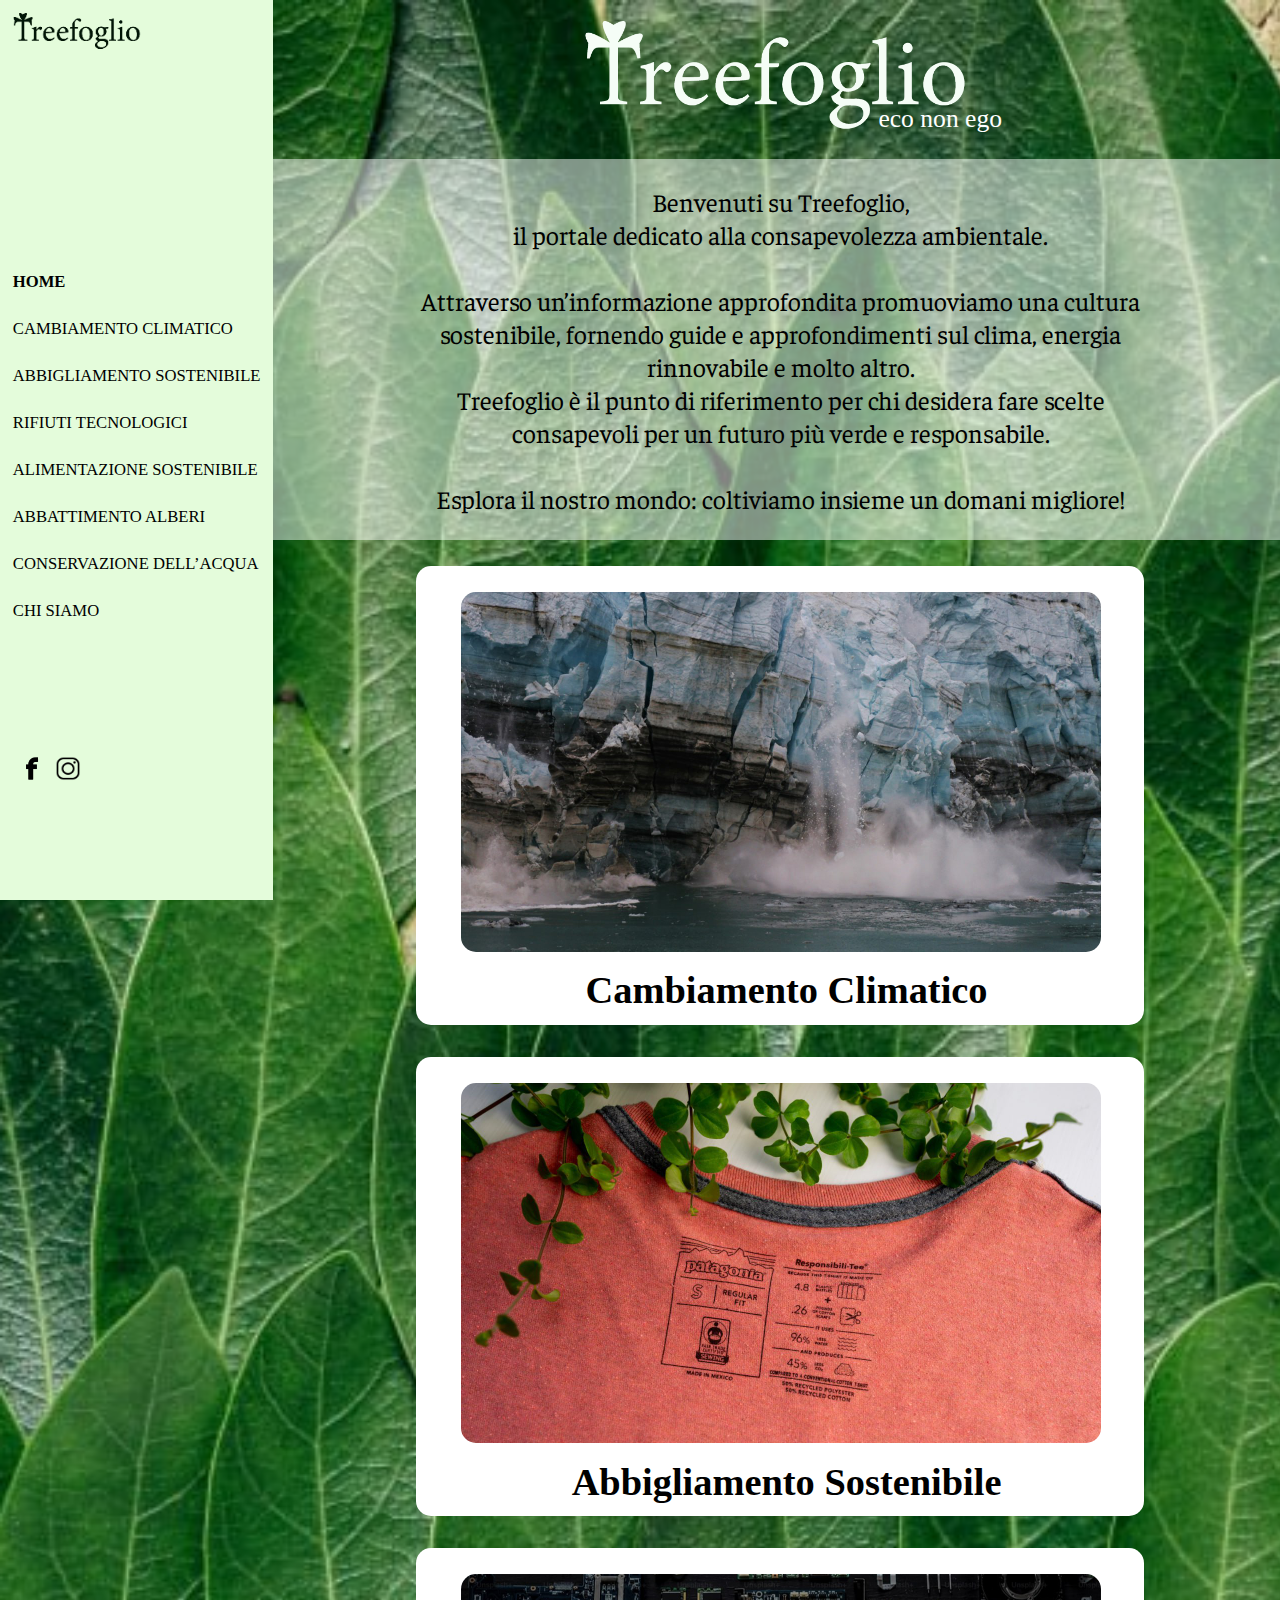
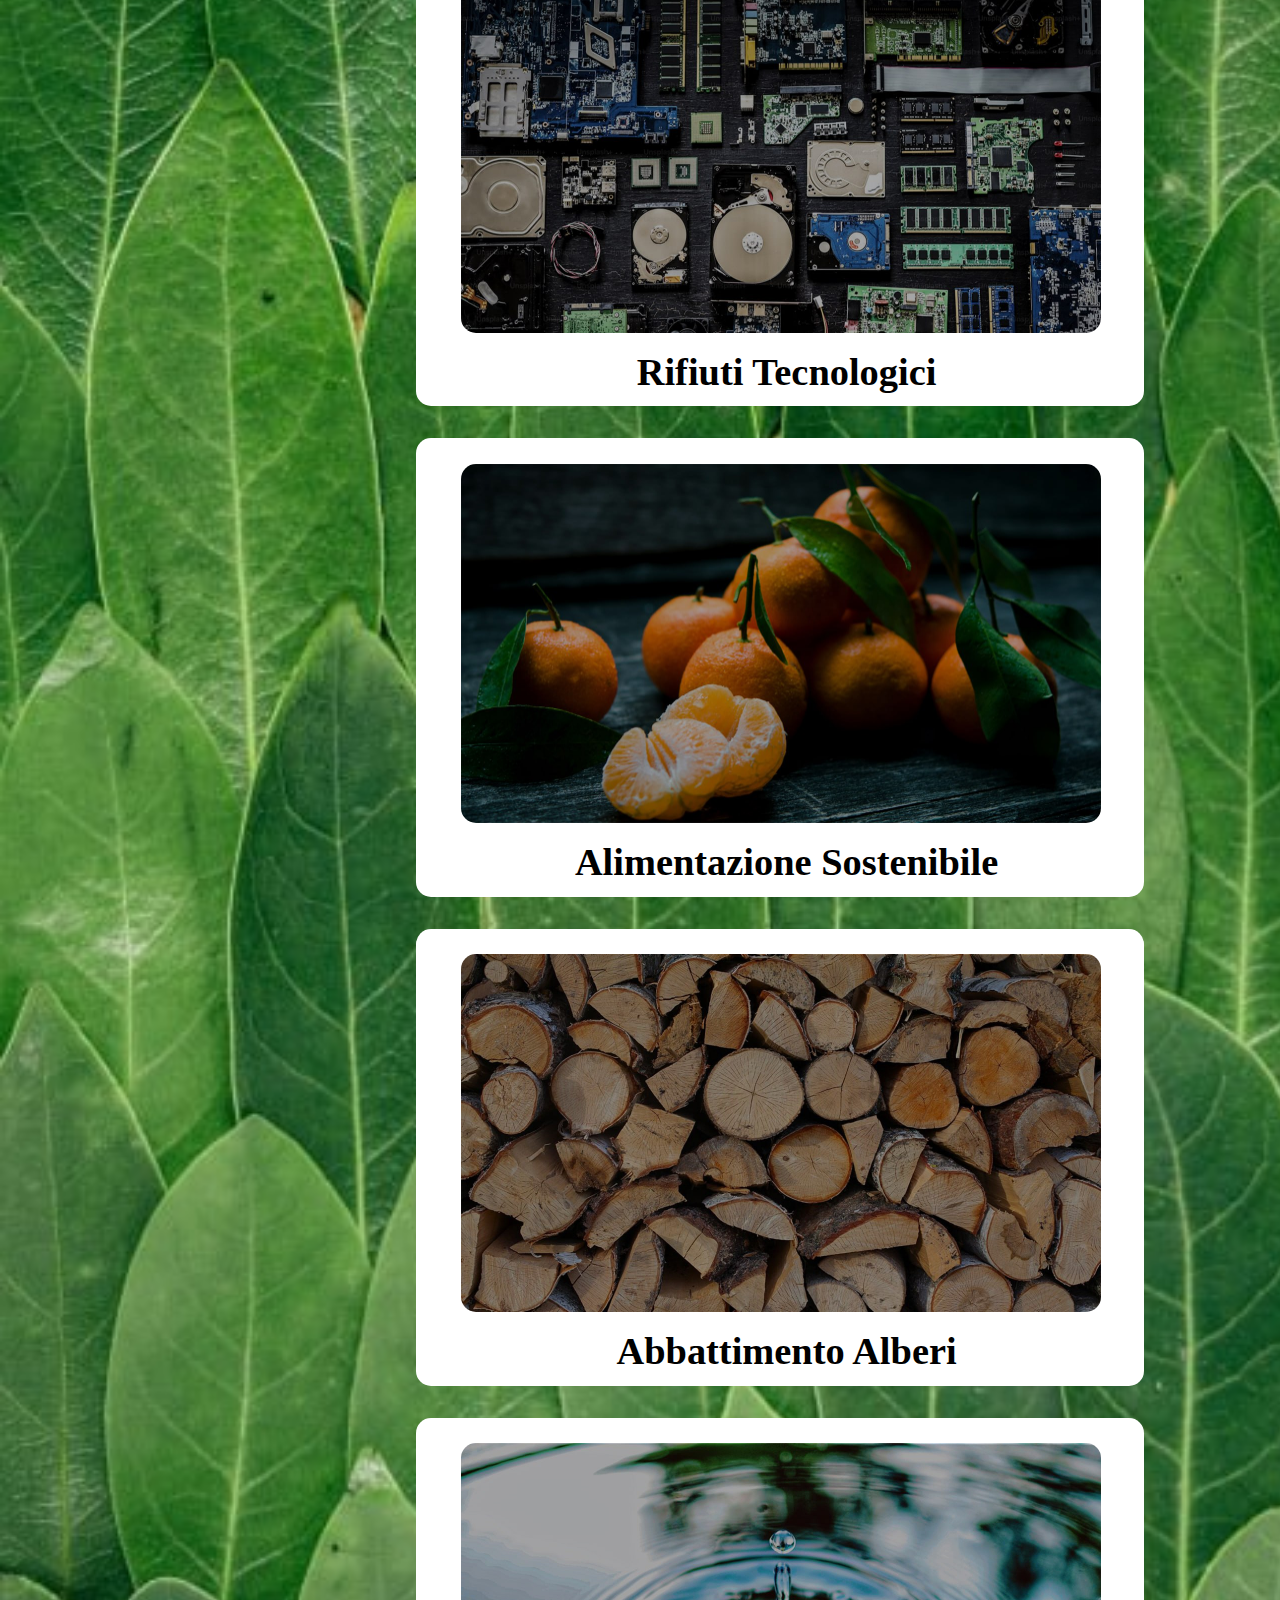
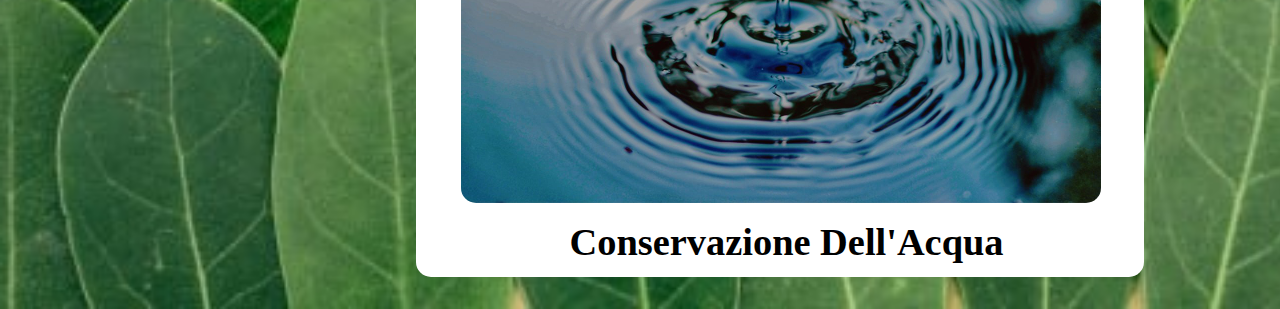
<file: index.html>
<!DOCTYPE html>
<html lang="en">
<head>
    <meta charset="UTF-8">
    <meta http-equiv="X-UA-Compatible" content="IE=edge">
    <meta name="viewport" content="width=device-width, initial-scale=1.0">
    <title>Home page</title>
    <link rel="stylesheet" href="CSS/stile.css">
    <link rel="preconnect" href="https://fonts.googleapis.com">
    <link rel="preconnect" href="https://fonts.gstatic.com" crossorigin>
    <link href="https://fonts.googleapis.com/css2?family=Faustina:ital,wght@0,300..800;1,300..800&display=swap" rel="stylesheet">
</head>
<body id="Home">
    <main>
        <img id="Logo" src="Immagini/Treefoglio.png" alt="" onclick="location.href='index.html'">
        <h1 id="Tagline">eco non ego</h1>
        <div id="Sfondotesto">
            <p id="Intro">Benvenuti su Treefoglio,<br>
                il portale dedicato alla consapevolezza ambientale.<br>
                <br>
                Attraverso un’informazione approfondita promuoviamo una cultura sostenibile, fornendo guide e approfondimenti sul clima, energia rinnovabile e molto altro.<br>
                Treefoglio è il punto di riferimento per chi desidera fare scelte consapevoli per un futuro più verde e responsabile.<br>
                <br>
                Esplora il nostro mondo: coltiviamo insieme un domani migliore!
            </p>
            </div>
            <div>
                <label for="checkbox1">
                    <img id="ImgMenu" src="Immagini/Hamburger menù.png" alt="">
                </label>
                <input type="checkbox" id="checkbox1">
                <div id="Menu">
                    <img class="Loghino" src="Immagini/TreefoglioNero.png" alt="" onclick="location.href='index.html'">
                    <h1 id="PrimoLink2" class="Attuale" onclick="location.href='index.html'">HOME</h1>
                    <h1 onclick="location.href='HTML/CambiamentoClimatico.html'">CAMBIAMENTO CLIMATICO</h1>
                    <h1 onclick="location.href='HTML/AbbigliamentoSostenibile.html'">ABBIGLIAMENTO SOSTENIBILE</h1>
                    <h1 onclick="location.href='HTML/RifiutiTecnologici.html'">RIFIUTI TECNOLOGICI</h1>
                    <h1 onclick="location.href='HTML/AlimentazioneSostenibile.html'">ALIMENTAZIONE SOSTENIBILE</h1>
                    <h1 onclick="location.href='HTML/AbbattimentoAlberi.html'">ABBATTIMENTO ALBERI</h1>
                    <h1 onclick="location.href='HTML/ConservazioneDellAcqua.html'">CONSERVAZIONE DELL’ACQUA</h1>
                    <h1 onclick="location.href='HTML/ChiSiamo.html'">CHI SIAMO</h1>
                    <img class="Miniature" src="Immagini/Facebook.png" alt="">
                    <img class="Miniature" src="Immagini/Instagram.png" alt="">
                </div>
            </div>
        <nav class="Navbar">
            <img class="Loghino" src="Immagini/TreefoglioNero.png" alt="" onclick="location.href='index.html'">
            <h1 id="PrimoLink" class="Attuale" onclick="location.href='index.html'">HOME</h1>
            <h1 onclick="location.href='HTML/CambiamentoClimatico.html'">CAMBIAMENTO CLIMATICO</h1>
            <h1 onclick="location.href='HTML/AbbigliamentoSostenibile.html'">ABBIGLIAMENTO SOSTENIBILE</h1>
            <h1 onclick="location.href='HTML/RifiutiTecnologici.html'">RIFIUTI TECNOLOGICI</h1>
            <h1 onclick="location.href='HTML/AlimentazioneSostenibile.html'">ALIMENTAZIONE SOSTENIBILE</h1>
            <h1 onclick="location.href='HTML/AbbattimentoAlberi.html'">ABBATTIMENTO ALBERI</h1>
            <h1 onclick="location.href='HTML/ConservazioneDellAcqua.html'">CONSERVAZIONE DELL’ACQUA</h1>
            <h1 id="UltimoLink"  onclick="location.href='HTML/ChiSiamo.html'">CHI SIAMO</h1>
            <img class="Miniature" src="Immagini/Facebook.png" alt="">
            <img class="Miniature" src="Immagini/Instagram.png" alt="">
        </nav>
        <div>
            <div class="Card" onclick="location.href='HTML/CambiamentoClimatico.html'">
                <img src="Immagini/CambiamentoClimatico.jpg" alt="">
                <h2>Cambiamento Climatico</h1>
            </div>
            <div class="Card" onclick="location.href='HTML/AbbigliamentoSostenibile.html'">
                <img src="Immagini/AbbigliamentoSostenibile.jpg" alt="" onclick="location.href='HTML/AbbigliamentoSostenibile.html'">
                <h2>Abbigliamento Sostenibile</h2>
            </div>
            <div class="Card" onclick="location.href='HTML/RifiutiTecnologici.html'">
                <img src="Immagini/RifiutiTecnologici.jpg" alt="">
                <h2>Rifiuti Tecnologici</h2>
            </div>
            <div class="Card" onclick="location.href='HTML/AlimentazioneSostenibile.html'">
                <img src="Immagini/AlimentazioneSostenibile.jpg" alt="">
                <h2>Alimentazione Sostenibile</h2>
            </div>
            <div class="Card" onclick="location.href='HTML/AbbattimentoAlberi.html'">
                <img src="Immagini/AbbattimentoDegliAlberi.jpg" alt="">
                <h2>Abbattimento Alberi</h2>
            </div>
            <div class="Card" onclick="location.href='HTML/ConservazioneDellAcqua.html'">
                <img src="Immagini/ConservazioneDellAcqua.jpg" alt="">
                <h2>Conservazione Dell'Acqua</h2>
            </div>
        </div>
    </main>
    <footer>
        <div>

        </div>
    </footer>
</body>
</html>
</file>
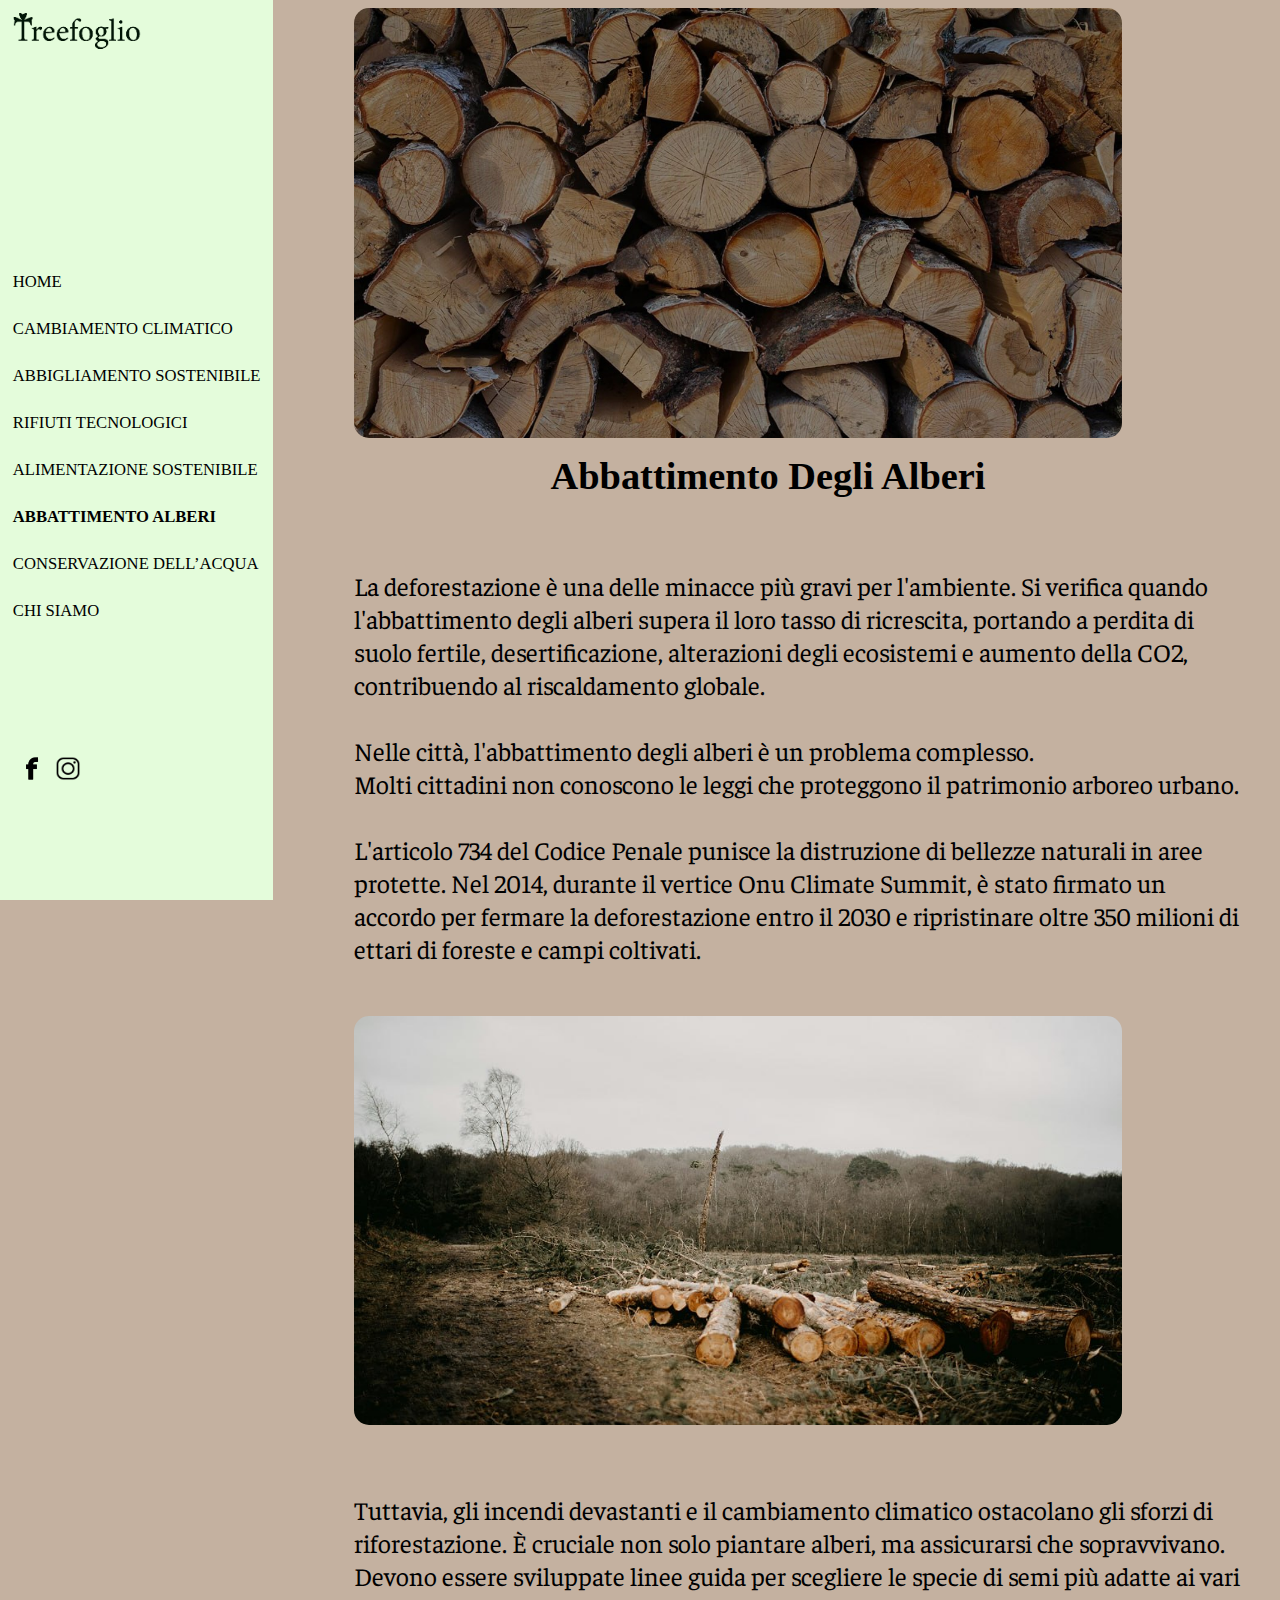
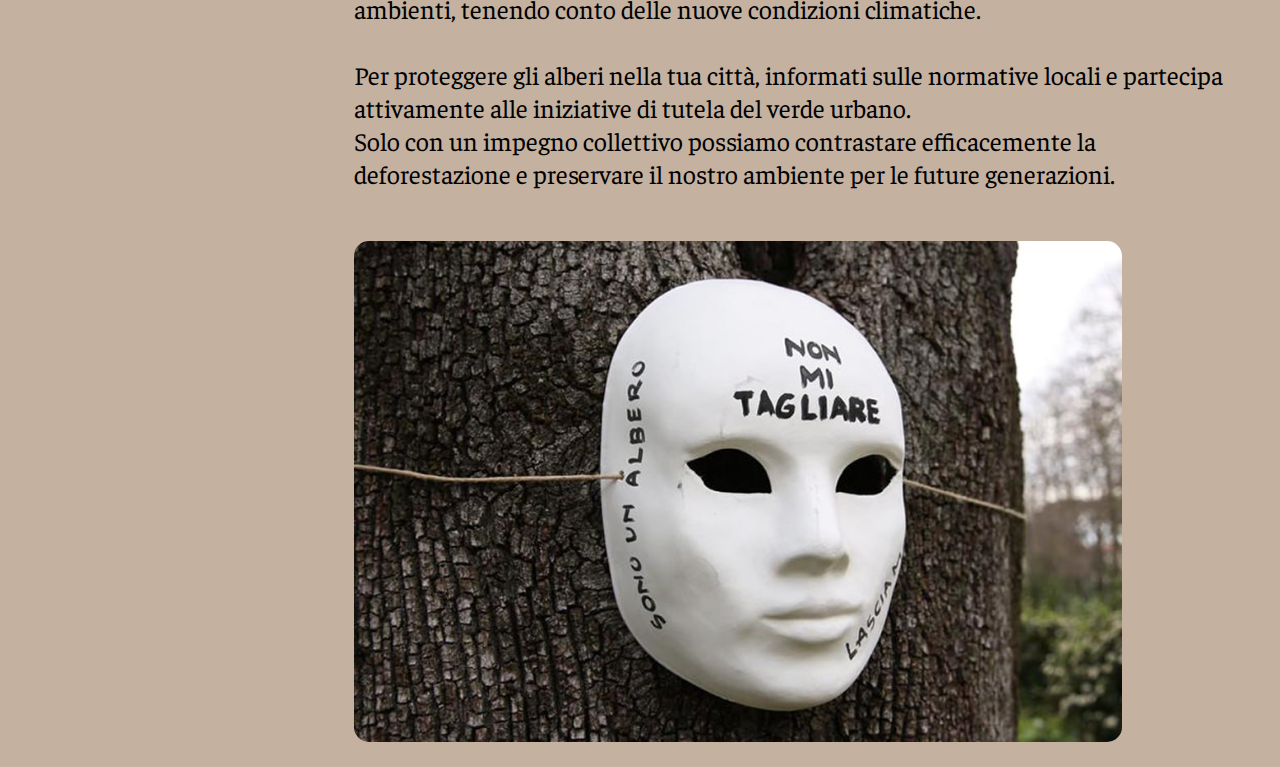
<file: HTML/AbbattimentoAlberi.html>
<!DOCTYPE html>
<html lang="en">
<head>
    <meta charset="UTF-8">
    <meta http-equiv="X-UA-Compatible" content="IE=edge">
    <meta name="viewport" content="width=device-width, initial-scale=1.0">
    <title>AbbattimentoAlberi</title>
    <link rel="stylesheet" href="../CSS/stile.css">
    <link rel="preconnect" href="https://fonts.googleapis.com">
    <link rel="preconnect" href="https://fonts.gstatic.com" crossorigin>
    <link href="https://fonts.googleapis.com/css2?family=Faustina:ital,wght@0,300..800;1,300..800&display=swap" rel="stylesheet">
</head>
<body id="AbbattimentoAlberi">
    <main>
            <img class="Img2" src="../Immagini/AbbattimentoDegliAlberi.jpg" alt="" onclick="location.href='AbbattimentoAlberi.html'">
            <h2 class="Titoli">Abbattimento Degli Alberi</h2>
            <p>
                La deforestazione è una delle minacce più gravi per l'ambiente. Si verifica
                quando l'abbattimento degli alberi supera il loro tasso di ricrescita,
                portando a perdita di suolo fertile, desertificazione, alterazioni degli
                ecosistemi e aumento della CO2, contribuendo al riscaldamento globale.<br>
                <br>
                Nelle città, l'abbattimento degli alberi è un problema complesso.<br>
                Molti cittadini non conoscono le leggi che proteggono il patrimonio
                arboreo urbano.<br>
                <br>
                L'articolo 734 del Codice Penale punisce la distruzione di bellezze naturali
                in aree protette. Nel 2014, durante il vertice Onu Climate Summit, è stato
                firmato un accordo per fermare la deforestazione entro il 2030 e
                ripristinare oltre 350 milioni di ettari di foreste e campi coltivati.<br>
            </p>
            <img class="Img2" src="../Immagini/18.jpg" alt="">
            <p>
                Tuttavia, gli incendi devastanti e il cambiamento climatico ostacolano gli
                sforzi di riforestazione. È cruciale non solo piantare alberi, ma assicurarsi
                che sopravvivano. Devono essere sviluppate linee guida per scegliere le specie
                di semi più adatte ai vari ambienti, tenendo conto delle nuove
                condizioni climatiche.<br>
                <br>
                Per proteggere gli alberi nella tua città, informati sulle normative locali
                e partecipa attivamente alle iniziative di tutela del verde urbano.<br>
                Solo con un impegno collettivo possiamo contrastare efficacemente la deforestazione
                e preservare il nostro ambiente per le future generazioni.
            </p>
            <img class="Img2" src="../Immagini/19.jpg" alt="">
            <div>
                <label for="checkbox1">
                    <img id="ImgMenu" src="../Immagini/Hamburger menù.png" alt="">
                </label>
                <input type="checkbox" id="checkbox1">
                <div id="Menu">
                    <img class="Loghino" src="../Immagini/TreefoglioNero.png" alt="" onclick="location.href='../index.html'">
                    <h1 id="PrimoLink2" onclick="location.href='../index.html'">HOME</h1>
                    <h1 onclick="location.href='../HTML/CambiamentoClimatico.html'">CAMBIAMENTO CLIMATICO</h1>
                    <h1 onclick="location.href='../HTML/AbbigliamentoSostenibile.html'">ABBIGLIAMENTO SOSTENIBILE</h1>
                    <h1 onclick="location.href='../HTML/RifiutiTecnologici.html'">RIFIUTI TECNOLOGICI</h1>
                    <h1 onclick="location.href='../HTML/AlimentazioneSostenibile.html'">ALIMENTAZIONE SOSTENIBILE</h1>
                    <h1 class="Attuale" onclick="location.href='../HTML/AbbattimentoAlberi.html'">ABBATTIMENTO ALBERI</h1>
                    <h1 onclick="location.href='../HTML/ConservazioneDellAcqua.html'">CONSERVAZIONE DELL’ACQUA</h1>
                    <h1 onclick="location.href='../HTML/ChiSiamo.html'">CHI SIAMO</h1>
                    <img class="Miniature" src="../Immagini/Facebook.png" alt="">
                    <img class="Miniature" src="../Immagini/Instagram.png" alt="">
                </div>
            </div>
    <nav class="Navbar">
        <img class="Loghino" src="../Immagini/TreefoglioNero.png" alt="" onclick="location.href='../index.html'">
        <h1 id="PrimoLink" onclick="location.href='../index.html'">HOME</h1>
        <h1 onclick="location.href='../HTML/CambiamentoClimatico.html'">CAMBIAMENTO CLIMATICO</h1>
        <h1 onclick="location.href='../HTML/AbbigliamentoSostenibile.html'">ABBIGLIAMENTO SOSTENIBILE</h1>
        <h1 onclick="location.href='../HTML/RifiutiTecnologici.html'">RIFIUTI TECNOLOGICI</h1>
        <h1 onclick="location.href='../HTML/AlimentazioneSostenibile.html'">ALIMENTAZIONE SOSTENIBILE</h1>
        <h1 class="Attuale" onclick="location.href='../HTML/AbbattimentoAlberi.html'">ABBATTIMENTO ALBERI</h1>
        <h1 onclick="location.href='../HTML/ConservazioneDellAcqua.html'">CONSERVAZIONE DELL’ACQUA</h1>
        <h1 id="UltimoLink"  onclick="location.href='../HTML/ChiSiamo.html'">CHI SIAMO</h1>
        <img class="Miniature" src="../Immagini/Facebook.png" alt="">
        <img class="Miniature" src="../Immagini/Instagram.png" alt="">
    </nav>
    </main>
    <footer>
        <div>

        </div>
    </footer>
</body>
</html>
</file>
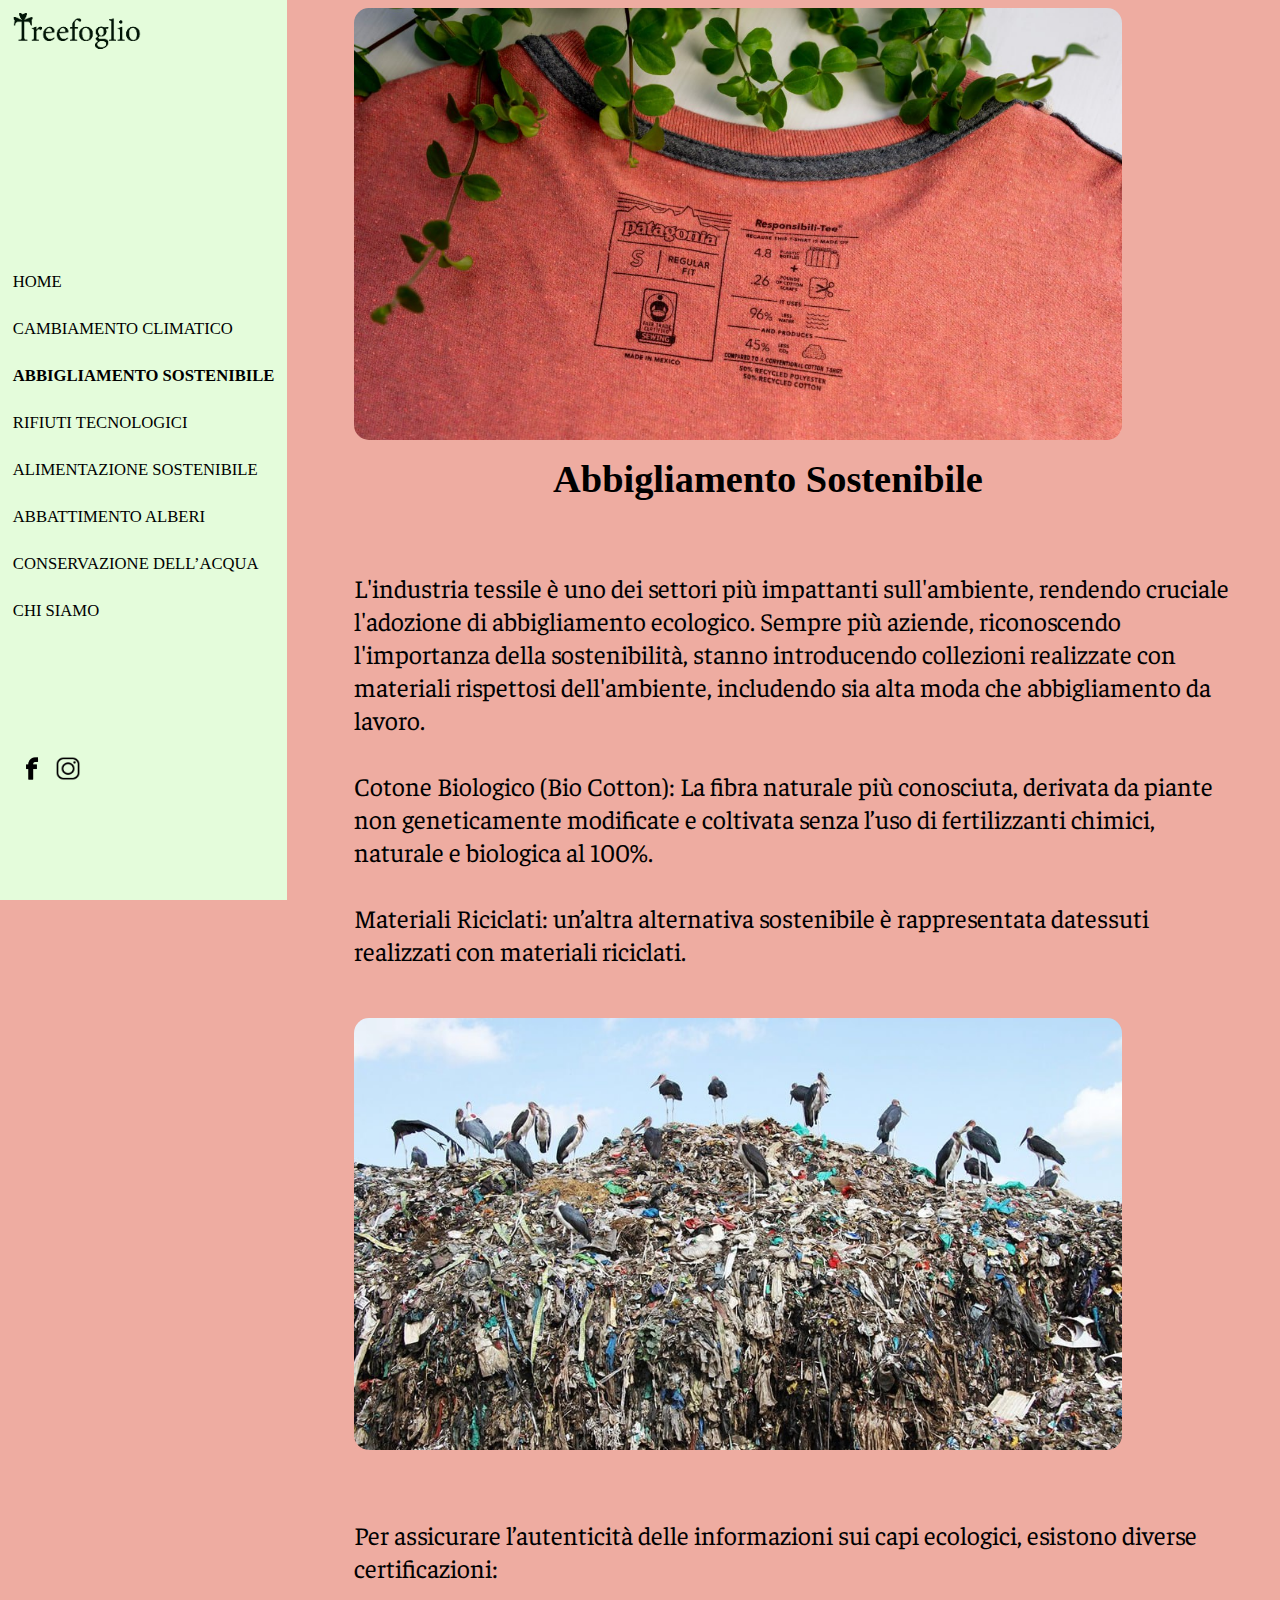
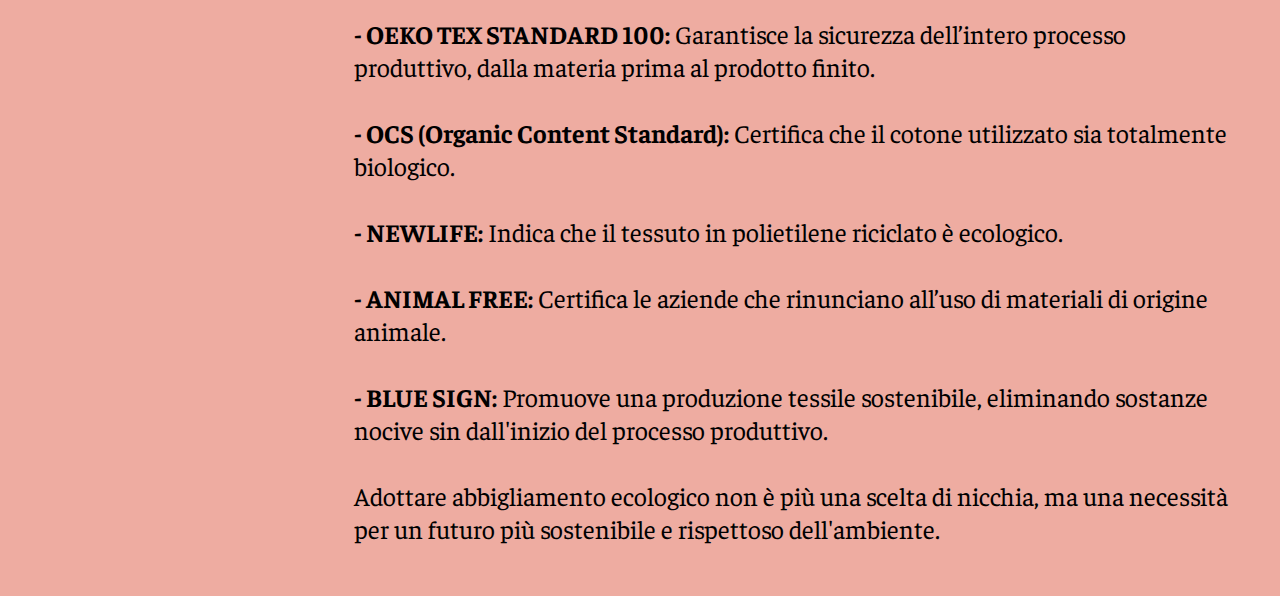
<file: HTML/AbbigliamentoSostenibile.html>
<!DOCTYPE html>
<html lang="en">
<head>
    <meta charset="UTF-8">
    <meta http-equiv="X-UA-Compatible" content="IE=edge">
    <meta name="viewport" content="width=device-width, initial-scale=1.0">
    <title>AbbigliamentoSostenibile</title>
    <link rel="stylesheet" href="../CSS/stile.css">
    <link rel="preconnect" href="https://fonts.googleapis.com">
    <link rel="preconnect" href="https://fonts.gstatic.com" crossorigin>
    <link href="https://fonts.googleapis.com/css2?family=Faustina:ital,wght@0,300..800;1,300..800&display=swap" rel="stylesheet">
</head>
<body id="AbbigliamentoSostenibile">
    <main>
            <img class="Img2" src="../Immagini/AbbigliamentoSostenibile.jpg" alt="" onclick="location.href='AbbigliamentoSostenibile.html'">
            <h2 class="Titoli">Abbigliamento Sostenibile</h2>
            <p>
                L'industria tessile è uno dei settori più impattanti sull'ambiente, rendendo cruciale l'adozione di abbigliamento ecologico. Sempre più aziende, riconoscendo l'importanza della sostenibilità, stanno
                introducendo collezioni realizzate con materiali rispettosi dell'ambiente, includendo sia alta moda che abbigliamento da lavoro.<br>
                <br>
                Cotone Biologico (Bio Cotton): La fibra naturale più conosciuta, derivata da piante non geneticamente modificate e coltivata senza
                l’uso di fertilizzanti chimici, naturale e biologica al 100%.<br>
                <br>
                Materiali Riciclati: un’altra alternativa sostenibile è rappresentata datessuti realizzati con materiali riciclati.
            </p>
            <img class="Img2" src="../Immagini/5.jpg" alt="">
            <p>
                Per assicurare l’autenticità delle informazioni sui capi ecologici,
                esistono diverse certificazioni:<br>
                <br>
                <strong>- OEKO TEX STANDARD 100:</strong> Garantisce la sicurezza dell’intero
                processo produttivo, dalla materia prima al prodotto finito.<br>
                <br>
                <strong>- OCS (Organic Content Standard):</strong> Certifica che il cotone
                utilizzato sia totalmente biologico.<br>
                <br>
                <strong>- NEWLIFE:</strong> Indica che il tessuto in polietilene riciclato è
                ecologico.<br>
                <br>
                <strong>- ANIMAL FREE:</strong> Certifica le aziende che rinunciano all’uso di
                materiali di origine animale.<br>
                <br>
                <strong>- BLUE SIGN:</strong> Promuove una produzione tessile sostenibile,
                eliminando sostanze nocive sin dall'inizio del processo
                produttivo.<br>
                <br>
                Adottare abbigliamento ecologico non è più una scelta di nicchia,
                ma una necessità per un futuro più sostenibile e rispettoso
                dell'ambiente.
            </p>
                <div>
                    <label for="checkbox1">
                        <img id="ImgMenu" src="../Immagini/Hamburger menù.png" alt="">
                    </label>
                    <input type="checkbox" id="checkbox1">
                    <div id="Menu">
                        <img class="Loghino" src="../Immagini/TreefoglioNero.png" alt="" onclick="location.href='../index.html'">
                        <h1 id="PrimoLink2" onclick="location.href='../index.html'">HOME</h1>
                        <h1 onclick="location.href='../HTML/CambiamentoClimatico.html'">CAMBIAMENTO CLIMATICO</h1>
                        <h1 class="Attuale" onclick="location.href='../HTML/AbbigliamentoSostenibile.html'">ABBIGLIAMENTO SOSTENIBILE</h1>
                        <h1 onclick="location.href='../HTML/RifiutiTecnologici.html'">RIFIUTI TECNOLOGICI</h1>
                        <h1 onclick="location.href='../HTML/AlimentazioneSostenibile.html'">ALIMENTAZIONE SOSTENIBILE</h1>
                        <h1 onclick="location.href='../HTML/AbbattimentoAlberi.html'">ABBATTIMENTO ALBERI</h1>
                        <h1 onclick="location.href='../HTML/ConservazioneDellAcqua.html'">CONSERVAZIONE DELL’ACQUA</h1>
                        <h1 onclick="location.href='../HTML/ChiSiamo.html'">CHI SIAMO</h1>
                        <img class="Miniature" src="../Immagini/Facebook.png" alt="">
                        <img class="Miniature" src="../Immagini/Instagram.png" alt="">
                    </div>
                </div>
            <nav class="Navbar">
                <img class="Loghino" src="../Immagini/TreefoglioNero.png" alt="" onclick="location.href='../index.html'">
                <h1 id="PrimoLink" onclick="location.href='../index.html'">HOME</h1>
                <h1 onclick="location.href='../HTML/CambiamentoClimatico.html'">CAMBIAMENTO CLIMATICO</h1>
                <h1 class="Attuale" onclick="location.href='../HTML/AbbigliamentoSostenibile.html'">ABBIGLIAMENTO SOSTENIBILE</h1>
                <h1 onclick="location.href='../HTML/RifiutiTecnologici.html'">RIFIUTI TECNOLOGICI</h1>
                <h1 onclick="location.href='../HTML/AlimentazioneSostenibile.html'">ALIMENTAZIONE SOSTENIBILE</h1>
                <h1 onclick="location.href='../HTML/AbbattimentoAlberi.html'">ABBATTIMENTO ALBERI</h1>
                <h1 onclick="location.href='../HTML/ConservazioneDellAcqua.html'">CONSERVAZIONE DELL’ACQUA</h1>
                <h1 id="UltimoLink"  onclick="location.href='../HTML/ChiSiamo.html'">CHI SIAMO</h1>
                <img class="Miniature" src="../Immagini/Facebook.png" alt="">
                <img class="Miniature" src="../Immagini/Instagram.png" alt="">
            </nav>
    </main>
    <footer>
        <div>

        </div>
    </footer>
</body>
</html>
</file>
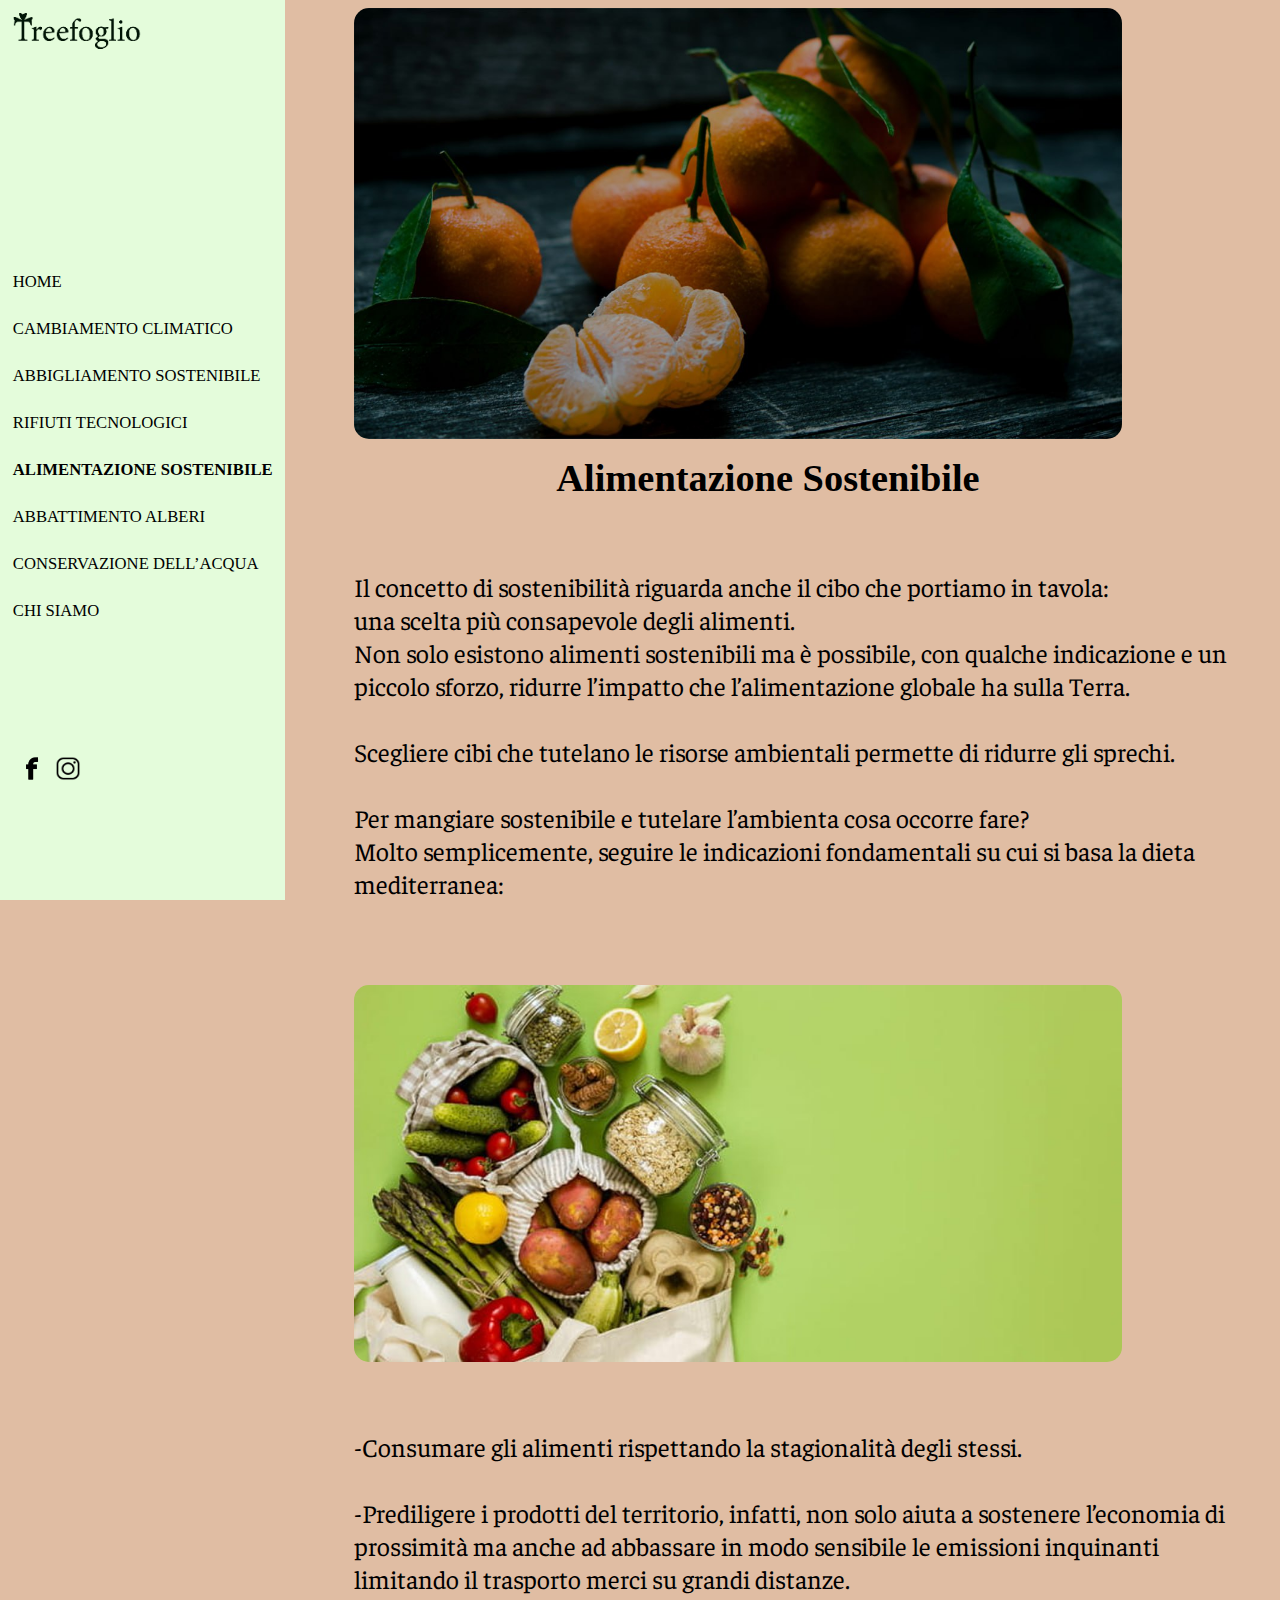
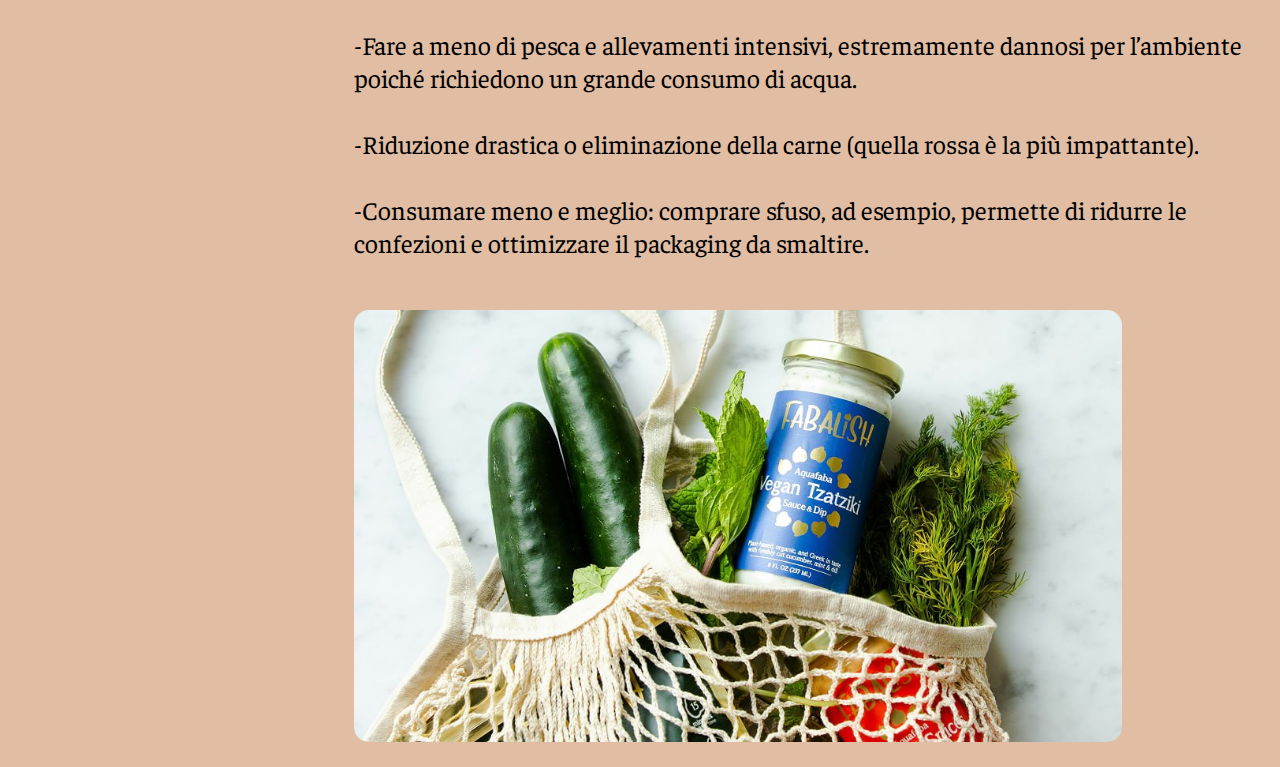
<file: HTML/AlimentazioneSostenibile.html>
<!DOCTYPE html>
<html lang="en">
<head>
    <meta charset="UTF-8">
    <meta http-equiv="X-UA-Compatible" content="IE=edge">
    <meta name="viewport" content="width=device-width, initial-scale=1.0">
    <title>AlimentazioneSostenibile</title>
    <link rel="stylesheet" href="../CSS/stile.css">
    <link rel="preconnect" href="https://fonts.googleapis.com">
    <link rel="preconnect" href="https://fonts.gstatic.com" crossorigin>
    <link href="https://fonts.googleapis.com/css2?family=Faustina:ital,wght@0,300..800;1,300..800&display=swap" rel="stylesheet">
</head>
<body id="AlimentazioneSostenibile">
    <main>
            <img class="Img2" src="../Immagini/AlimentazioneSostenibile.jpg" alt="" onclick="location.href='AlimentazioneSostenibile.html'">
            <h2 class="Titoli">Alimentazione Sostenibile</h2>
            <p>
                Il concetto di sostenibilità riguarda anche il cibo che portiamo in tavola:<br>
                una scelta più consapevole degli alimenti.<br>
                Non solo esistono alimenti sostenibili ma è possibile, con qualche
                indicazione e un piccolo sforzo, ridurre l’impatto che l’alimentazione
                globale ha sulla Terra.<br>
                <br>
                Scegliere cibi che tutelano le risorse ambientali permette di ridurre gli
                sprechi.<br>
                <br>
                Per mangiare sostenibile e tutelare l’ambienta cosa occorre fare?<br>
                Molto semplicemente, seguire le indicazioni fondamentali su cui si basa
                la dieta mediterranea:<br>
                <br>
            </p>
            <img class="Img2" src="../Immagini/15.jpg" alt="">
            <p>
                -Consumare gli alimenti rispettando la stagionalità degli stessi.<br>
                <br>
                -Prediligere i prodotti del territorio, infatti, non solo aiuta a sostenere
                l’economia di prossimità ma anche ad abbassare in modo sensibile le
                emissioni inquinanti limitando il trasporto merci su grandi distanze.<br>
                <br>
                -Fare a meno di pesca e allevamenti intensivi, estremamente dannosi per
                l’ambiente poiché richiedono un grande consumo di acqua.<br>
                <br>
                -Riduzione drastica o eliminazione della carne (quella rossa è la più
                impattante).<br>
                <br>
                -Consumare meno e meglio: comprare sfuso, ad esempio, permette di
                ridurre le confezioni e ottimizzare il packaging da smaltire.<br>
            </p>
            <img class="Img2" src="../Immagini/16.jpg" alt="">
            <div>
                <label for="checkbox1">
                    <img id="ImgMenu" src="../Immagini/Hamburger menù.png" alt="">
                </label>
                <input type="checkbox" id="checkbox1">
                <div id="Menu">
                    <img class="Loghino" src="../Immagini/TreefoglioNero.png" alt="" onclick="location.href='../index.html'">
                    <h1 id="PrimoLink2" onclick="location.href='../index.html'">HOME</h1>
                    <h1 onclick="location.href='../HTML/CambiamentoClimatico.html'">CAMBIAMENTO CLIMATICO</h1>
                    <h1 onclick="location.href='../HTML/AbbigliamentoSostenibile.html'">ABBIGLIAMENTO SOSTENIBILE</h1>
                    <h1 onclick="location.href='../HTML/RifiutiTecnologici.html'">RIFIUTI TECNOLOGICI</h1>
                    <h1 class="Attuale" onclick="location.href='../HTML/AlimentazioneSostenibile.html'">ALIMENTAZIONE SOSTENIBILE</h1>
                    <h1 onclick="location.href='../HTML/AbbattimentoAlberi.html'">ABBATTIMENTO ALBERI</h1>
                    <h1 onclick="location.href='../HTML/ConservazioneDellAcqua.html'">CONSERVAZIONE DELL’ACQUA</h1>
                    <h1 onclick="location.href='../HTML/ChiSiamo.html'">CHI SIAMO</h1>
                    <img class="Miniature" src="../Immagini/Facebook.png" alt="">
                    <img class="Miniature" src="../Immagini/Instagram.png" alt="">
                </div>
            </div>
    <nav class="Navbar">
        <img class="Loghino" src="../Immagini/TreefoglioNero.png" alt="" onclick="location.href='../index.html'">
        <h1 id="PrimoLink" onclick="location.href='../index.html'">HOME</h1>
        <h1 onclick="location.href='../HTML/CambiamentoClimatico.html'">CAMBIAMENTO CLIMATICO</h1>
        <h1 onclick="location.href='../HTML/AbbigliamentoSostenibile.html'">ABBIGLIAMENTO SOSTENIBILE</h1>
        <h1 onclick="location.href='../HTML/RifiutiTecnologici.html'">RIFIUTI TECNOLOGICI</h1>
        <h1 class="Attuale" onclick="location.href='../HTML/AlimentazioneSostenibile.html'">ALIMENTAZIONE SOSTENIBILE</h1>
        <h1 onclick="location.href='../HTML/AbbattimentoAlberi.html'">ABBATTIMENTO ALBERI</h1>
        <h1 onclick="location.href='../HTML/ConservazioneDellAcqua.html'">CONSERVAZIONE DELL’ACQUA</h1>
        <h1 id="UltimoLink"  onclick="location.href='../HTML/ChiSiamo.html'">CHI SIAMO</h1>
        <img class="Miniature" src="../Immagini/Facebook.png" alt="">
        <img class="Miniature" src="../Immagini/Instagram.png" alt="">
    </nav>
    </main>
    <footer>
        <div>

        </div>
    </footer>
</body>
</html>
</file>
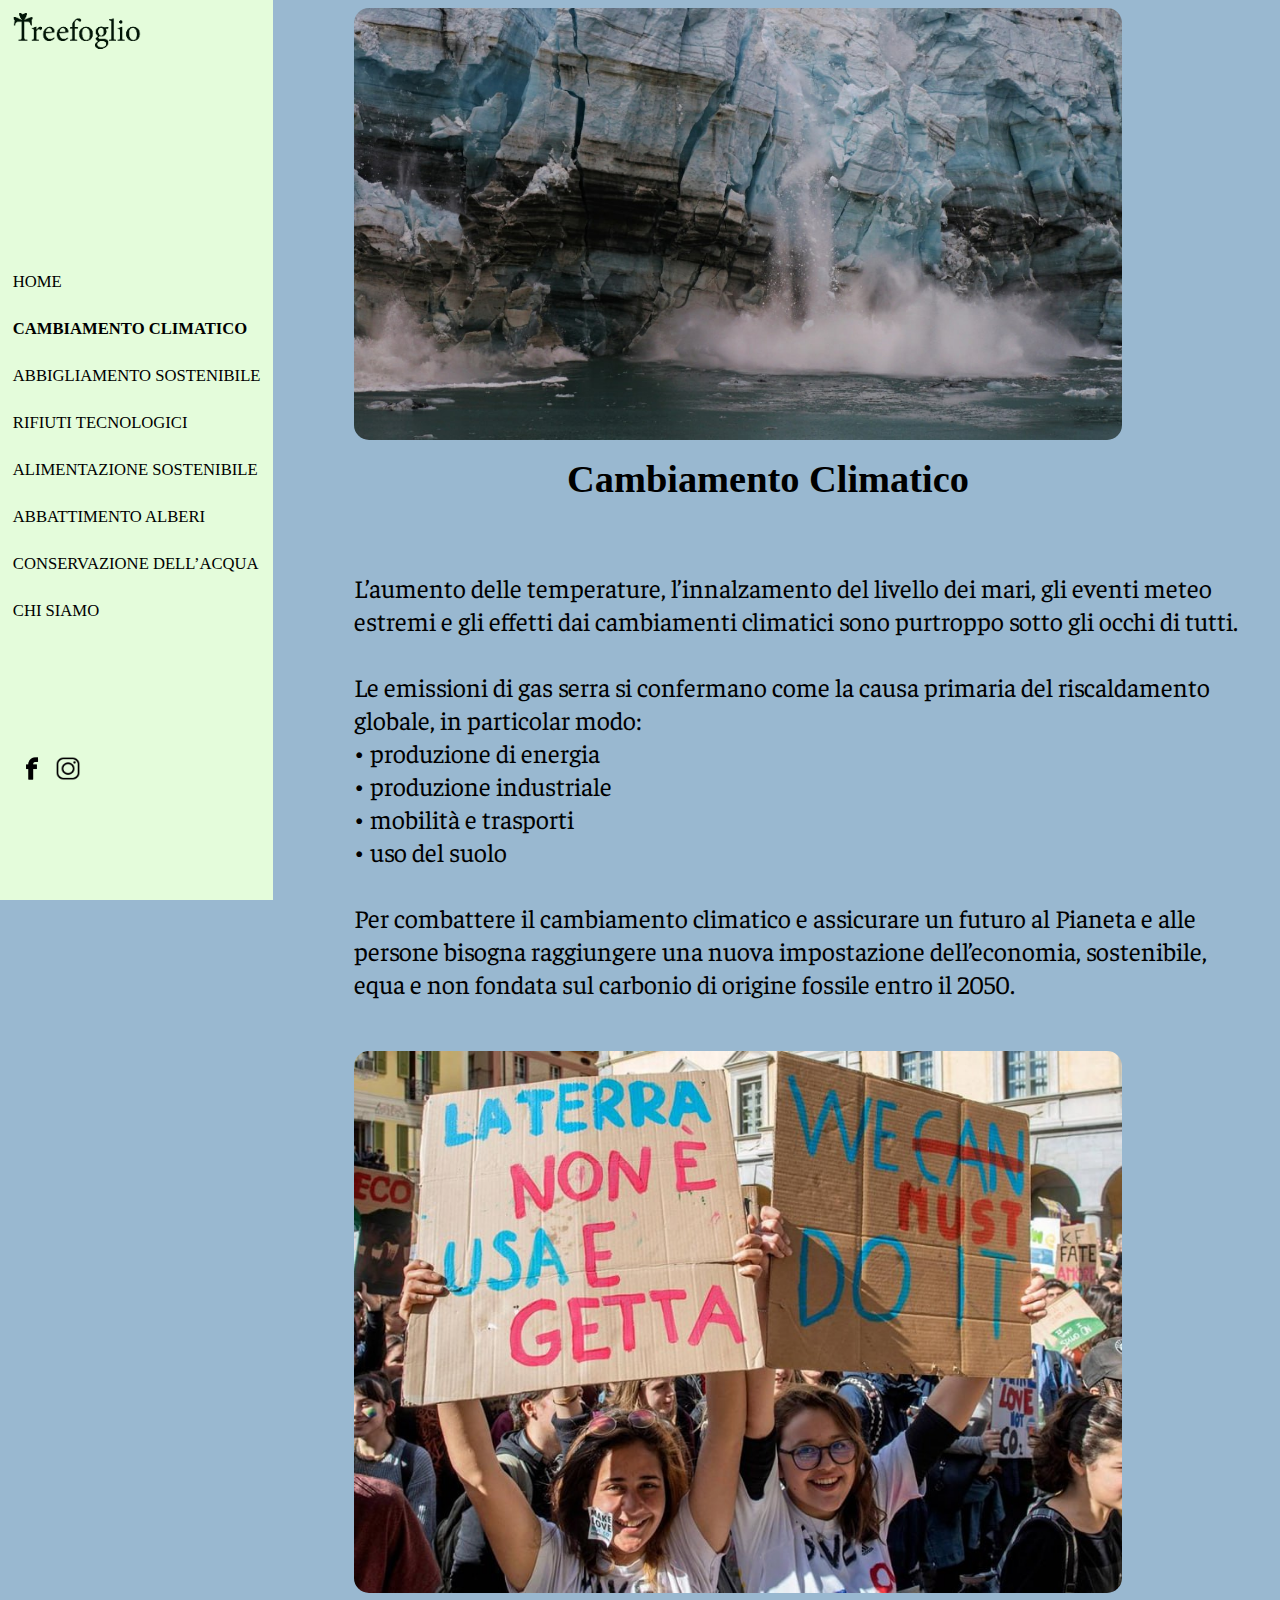
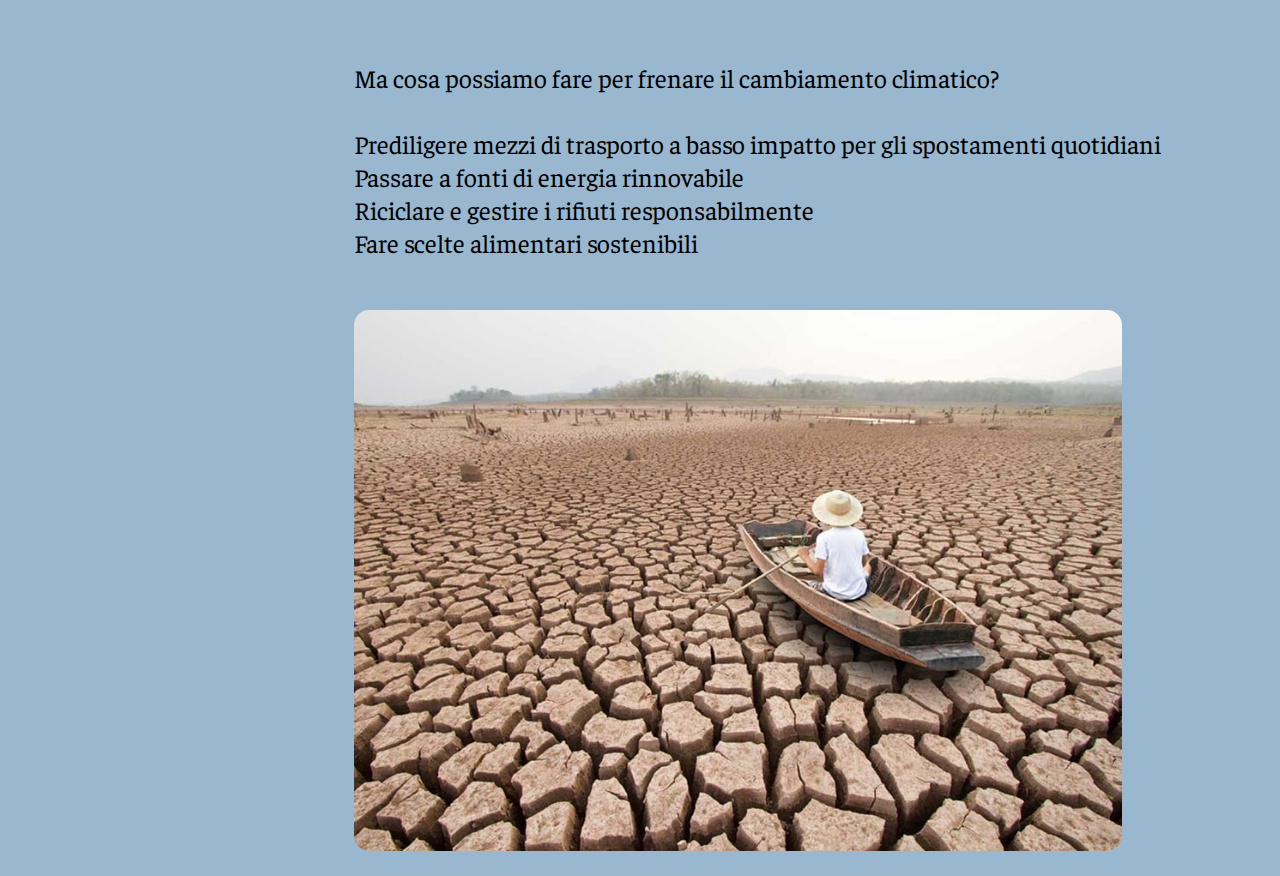
<file: HTML/CambiamentoClimatico.html>
<!DOCTYPE html>
<html lang="en">
<head>
    <meta charset="UTF-8">
    <meta http-equiv="X-UA-Compatible" content="IE=edge">
    <meta name="viewport" content="width=device-width, initial-scale=1.0">
    <title>CambiamentoClimatico</title>
    <link rel="stylesheet" href="../CSS/stile.css">
    <link rel="preconnect" href="https://fonts.googleapis.com">
    <link rel="preconnect" href="https://fonts.gstatic.com" crossorigin>
    <link href="https://fonts.googleapis.com/css2?family=Faustina:ital,wght@0,300..800;1,300..800&display=swap" rel="stylesheet">
</head>
<body id="CambiamentoClimatico">

    <main>
            <img class="Img2" src="../Immagini/CambiamentoClimatico.jpg" alt="" onclick="location.href='CambiamentoClimatico.html'">
            <h2 class="Titoli">Cambiamento Climatico</h2>
            <p>
                L’aumento delle temperature, l’innalzamento del livello dei mari, gli eventi meteo estremi e gli effetti dai cambiamenti climatici sono purtroppo sotto gli occhi di tutti.<br>
                <br>
                Le emissioni di gas serra si confermano come la causa primaria del riscaldamento globale, in particolar modo:<br>
                  • produzione di energia<br>
                  • produzione industriale<br>
                  • mobilità e trasporti<br>
                  • uso del suolo<br>
                <br>
                Per combattere il cambiamento climatico e assicurare un futuro al
                Pianeta e alle persone bisogna raggiungere una nuova impostazione
                dell’economia, sostenibile, equa e non fondata sul carbonio di origine
                fossile entro il 2050.
            </p>
            <img class="Img2" src="../Immagini/2.jpg" alt="">
            <p>
                Ma cosa possiamo fare per frenare il cambiamento climatico?<br>
                <br>
                Prediligere mezzi di trasporto a basso impatto per gli spostamenti quotidiani<br>
                Passare a fonti di energia rinnovabile<br>
                Riciclare e gestire i rifiuti responsabilmente<br>
                Fare scelte alimentari sostenibili<br>
            </p>
            <img class="Img2" src="../Immagini/3.jpg" alt="">
            <div>
                <label for="checkbox1">
                    <img id="ImgMenu" src="../Immagini/Hamburger menù.png" alt="">
                </label>
                <input type="checkbox" id="checkbox1">
                <div id="Menu">
                    <img class="Loghino" src="../Immagini/TreefoglioNero.png" alt="" onclick="location.href='../index.html'">
                    <h1 id="PrimoLink2" onclick="location.href='../index.html'">HOME</h1>
                    <h1 class="Attuale" onclick="location.href='../HTML/CambiamentoClimatico.html'">CAMBIAMENTO CLIMATICO</h1>
                    <h1 onclick="location.href='../HTML/AbbigliamentoSostenibile.html'">ABBIGLIAMENTO SOSTENIBILE</h1>
                    <h1 onclick="location.href='../HTML/RifiutiTecnologici.html'">RIFIUTI TECNOLOGICI</h1>
                    <h1 onclick="location.href='../HTML/AlimentazioneSostenibile.html'">ALIMENTAZIONE SOSTENIBILE</h1>
                    <h1 onclick="location.href='../HTML/AbbattimentoAlberi.html'">ABBATTIMENTO ALBERI</h1>
                    <h1 onclick="location.href='../HTML/ConservazioneDellAcqua.html'">CONSERVAZIONE DELL’ACQUA</h1>
                    <h1 onclick="location.href='../HTML/ChiSiamo.html'">CHI SIAMO</h1>
                    <img class="Miniature" src="../Immagini/Facebook.png" alt="">
                    <img class="Miniature" src="../Immagini/Instagram.png" alt="">
                </div>
            </div>
        <nav class="Navbar">
            <img class="Loghino" src="../Immagini/TreefoglioNero.png" alt="" onclick="location.href='../index.html'">
            <h1 id="PrimoLink" onclick="location.href='../index.html'">HOME</h1>
            <h1 class="Attuale" onclick="location.href='../HTML/CambiamentoClimatico.html'">CAMBIAMENTO CLIMATICO</h1>
            <h1 onclick="location.href='../HTML/AbbigliamentoSostenibile.html'">ABBIGLIAMENTO SOSTENIBILE</h1>
            <h1 onclick="location.href='../HTML/RifiutiTecnologici.html'">RIFIUTI TECNOLOGICI</h1>
            <h1 onclick="location.href='../HTML/AlimentazioneSostenibile.html'">ALIMENTAZIONE SOSTENIBILE</h1>
            <h1 onclick="location.href='../HTML/AbbattimentoAlberi.html'">ABBATTIMENTO ALBERI</h1>
            <h1 onclick="location.href='../HTML/ConservazioneDellAcqua.html'">CONSERVAZIONE DELL’ACQUA</h1>
            <h1 id="UltimoLink"  onclick="location.href='../HTML/ChiSiamo.html'">CHI SIAMO</h1>
            <img class="Miniature" src="../Immagini/Facebook.png" alt="">
            <img class="Miniature" src="../Immagini/Instagram.png" alt="">
        </nav>
    </main>
    <footer>
        <div>

        </div>
    </footer>
</body>
</html>
</file>
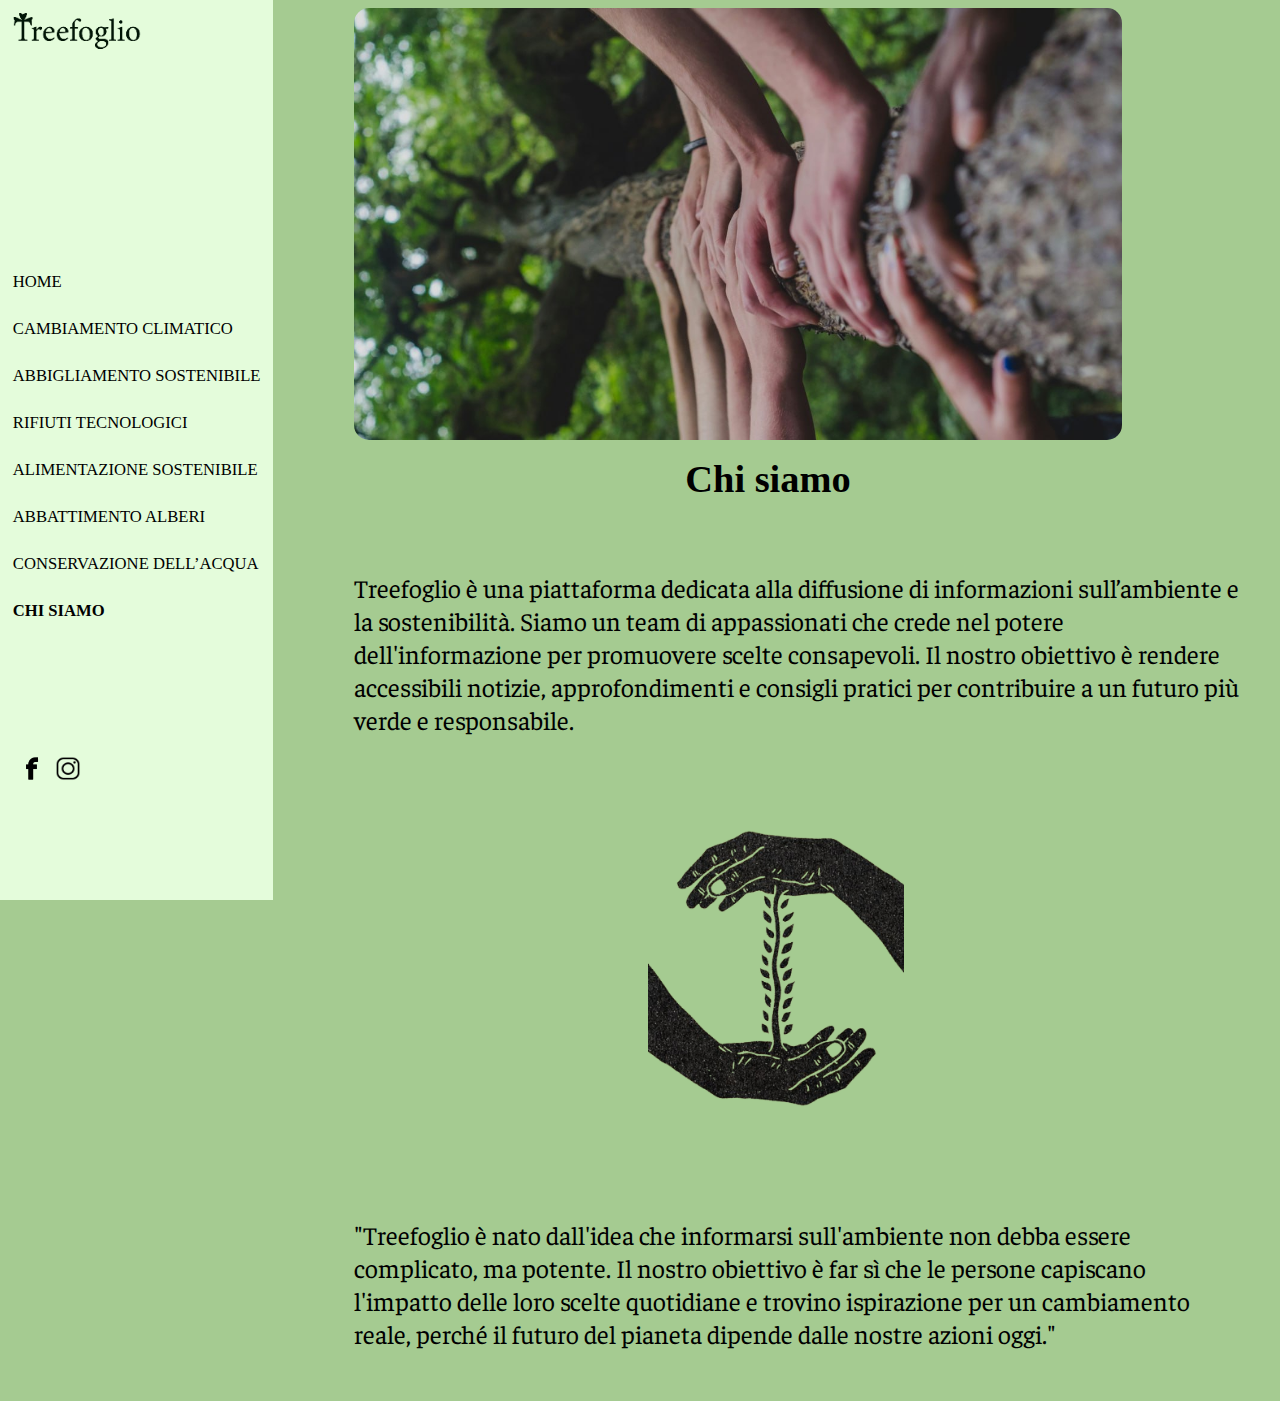
<file: HTML/ChiSiamo.html>
<!DOCTYPE html>
<html lang="en">
<head>
    <meta charset="UTF-8">
    <meta http-equiv="X-UA-Compatible" content="IE=edge">
    <meta name="viewport" content="width=device-width, initial-scale=1.0">
    <title>ChiSiamo</title>
    <link rel="stylesheet" href="../CSS/stile.css">
    <link rel="preconnect" href="https://fonts.googleapis.com">
    <link rel="preconnect" href="https://fonts.gstatic.com" crossorigin>
    <link href="https://fonts.googleapis.com/css2?family=Faustina:ital,wght@0,300..800;1,300..800&display=swap" rel="stylesheet">
</head>
<body id="ChiSiamo">
    <main>
            <img class="Img2" src="../Immagini/23.jpg" alt="" onclick="location.href='ChiSiamo.html'">
            <h2 class="Titoli">Chi siamo</h2>
            <p>
                Treefoglio è una piattaforma dedicata alla diffusione di informazioni
                sull’ambiente e la sostenibilità. Siamo un team di appassionati che crede
                nel potere dell'informazione per promuovere scelte consapevoli. Il nostro
                obiettivo è rendere accessibili notizie, approfondimenti e consigli pratici
                per contribuire a un futuro più verde e responsabile.<br>
            </p>
            <img class="Img3" src="../Immagini/24.png" alt="">
            <p>
                "Treefoglio è nato dall'idea che informarsi sull'ambiente non debba essere
                complicato, ma potente. Il nostro obiettivo è far sì che le persone
                capiscano l'impatto delle loro scelte quotidiane e trovino ispirazione per
                un cambiamento reale, perché il futuro del pianeta dipende dalle nostre
                azioni oggi."<br>
            </p>
            <div>
                <label for="checkbox1">
                    <img id="ImgMenu" src="../Immagini/Hamburger menù.png" alt="">
                </label>
                <input type="checkbox" id="checkbox1">
                <div id="Menu">
                    <img class="Loghino" src="../Immagini/TreefoglioNero.png" alt="" onclick="location.href='../index.html'">
                    <h1 id="PrimoLink2" onclick="location.href='../index.html'">HOME</h1>
                    <h1 onclick="location.href='../HTML/CambiamentoClimatico.html'">CAMBIAMENTO CLIMATICO</h1>
                    <h1 onclick="location.href='../HTML/AbbigliamentoSostenibile.html'">ABBIGLIAMENTO SOSTENIBILE</h1>
                    <h1 onclick="location.href='../HTML/RifiutiTecnologici.html'">RIFIUTI TECNOLOGICI</h1>
                    <h1 onclick="location.href='../HTML/AlimentazioneSostenibile.html'">ALIMENTAZIONE SOSTENIBILE</h1>
                    <h1 onclick="location.href='../HTML/AbbattimentoAlberi.html'">ABBATTIMENTO ALBERI</h1>
                    <h1 onclick="location.href='../HTML/ConservazioneDellAcqua.html'">CONSERVAZIONE DELL’ACQUA</h1>
                    <h1 class="Attuale" onclick="location.href='../HTML/ChiSiamo.html'">CHI SIAMO</h1>
                    <img class="Miniature" src="../Immagini/Facebook.png" alt="">
                    <img class="Miniature" src="../Immagini/Instagram.png" alt="">
                </div>
            </div>
    <nav class="Navbar">
        <img class="Loghino" src="../Immagini/TreefoglioNero.png" alt="" onclick="location.href='../index.html'">
        <h1 id="PrimoLink" onclick="location.href='../index.html'">HOME</h1>
        <h1 onclick="location.href='../HTML/CambiamentoClimatico.html'">CAMBIAMENTO CLIMATICO</h1>
        <h1 onclick="location.href='../HTML/AbbigliamentoSostenibile.html'">ABBIGLIAMENTO SOSTENIBILE</h1>
        <h1 onclick="location.href='../HTML/RifiutiTecnologici.html'">RIFIUTI TECNOLOGICI</h1>
        <h1 onclick="location.href='../HTML/AlimentazioneSostenibile.html'">ALIMENTAZIONE SOSTENIBILE</h1>
        <h1 onclick="location.href='../HTML/AbbattimentoAlberi.html'">ABBATTIMENTO ALBERI</h1>
        <h1 onclick="location.href='../HTML/ConservazioneDellAcqua.html'">CONSERVAZIONE DELL’ACQUA</h1>
        <h1 class="Attuale" id="UltimoLink"  onclick="location.href='../HTML/ChiSiamo.html'">CHI SIAMO</h1>
        <img class="Miniature" src="../Immagini/Facebook.png" alt="">
        <img class="Miniature" src="../Immagini/Instagram.png" alt="">
    </nav>
    </main>
    <footer>
        <div>

        </div>
    </footer>
</body>
</html>
</file>
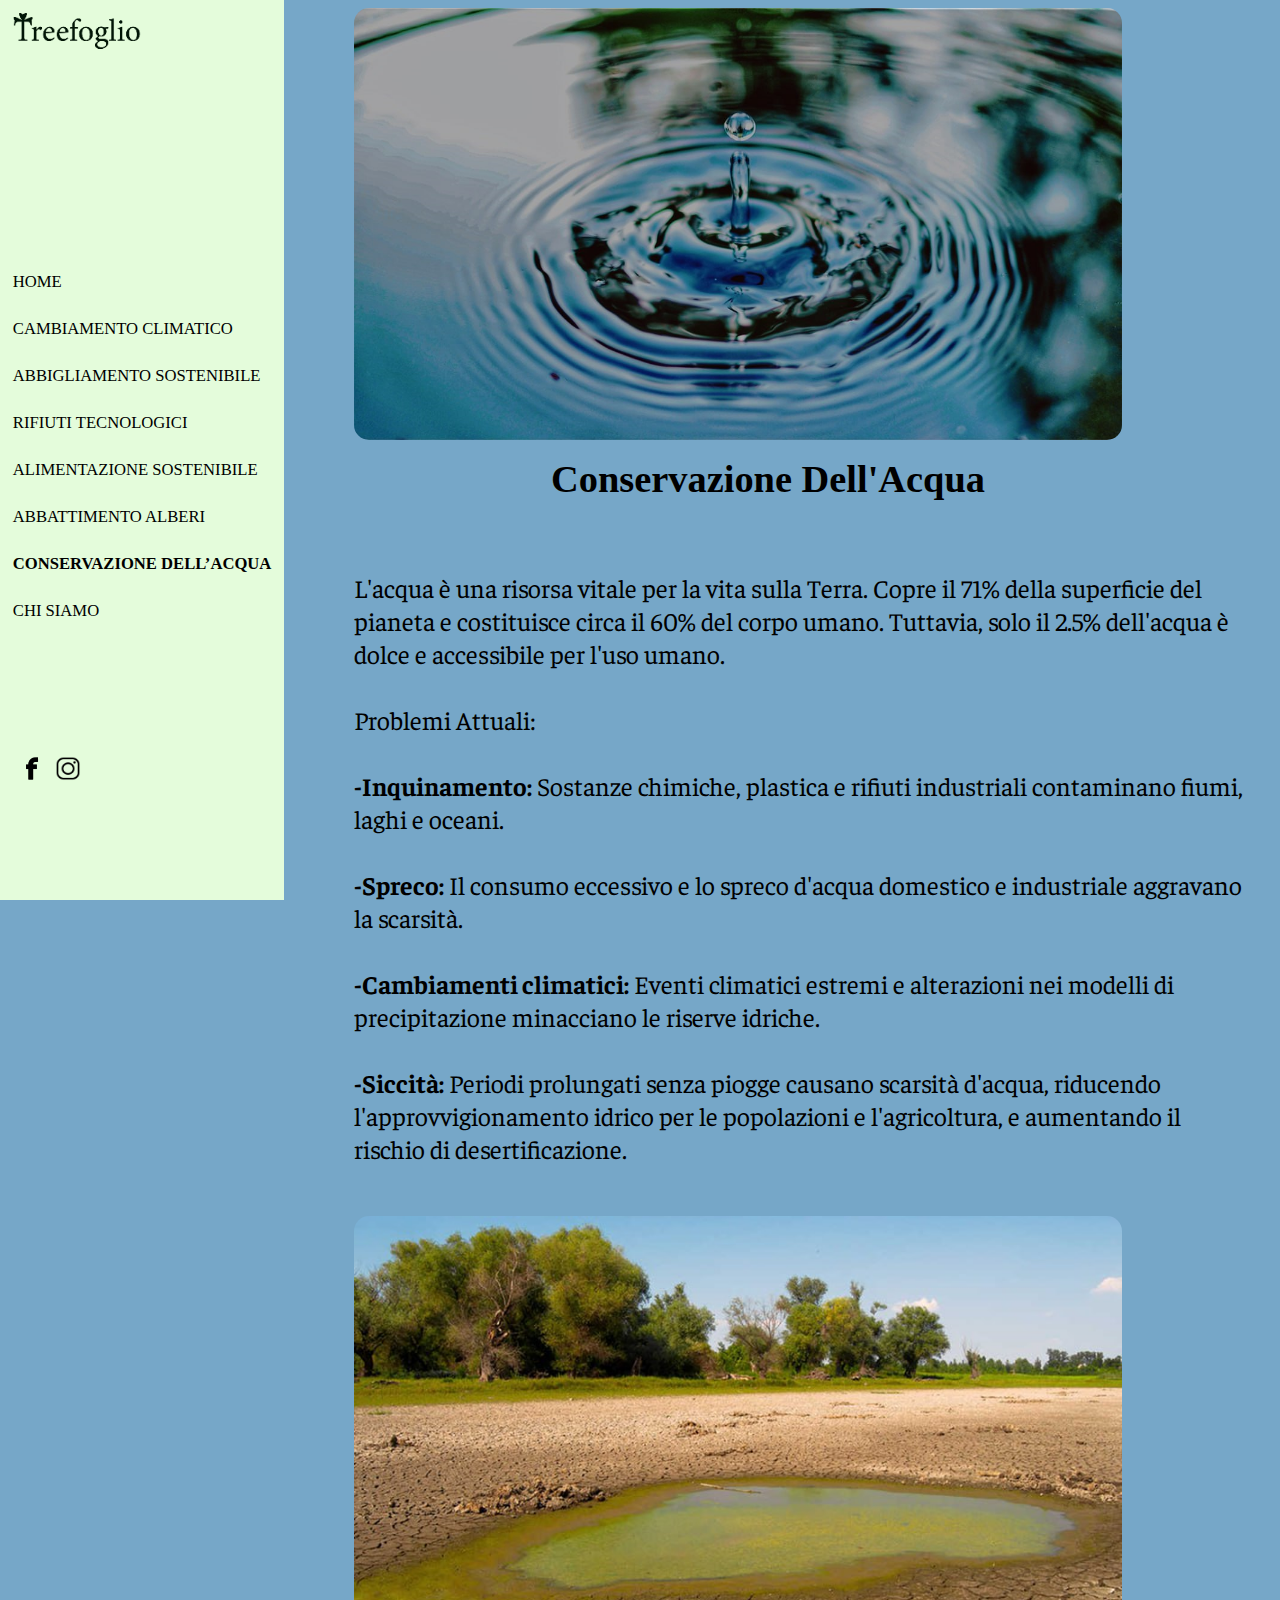
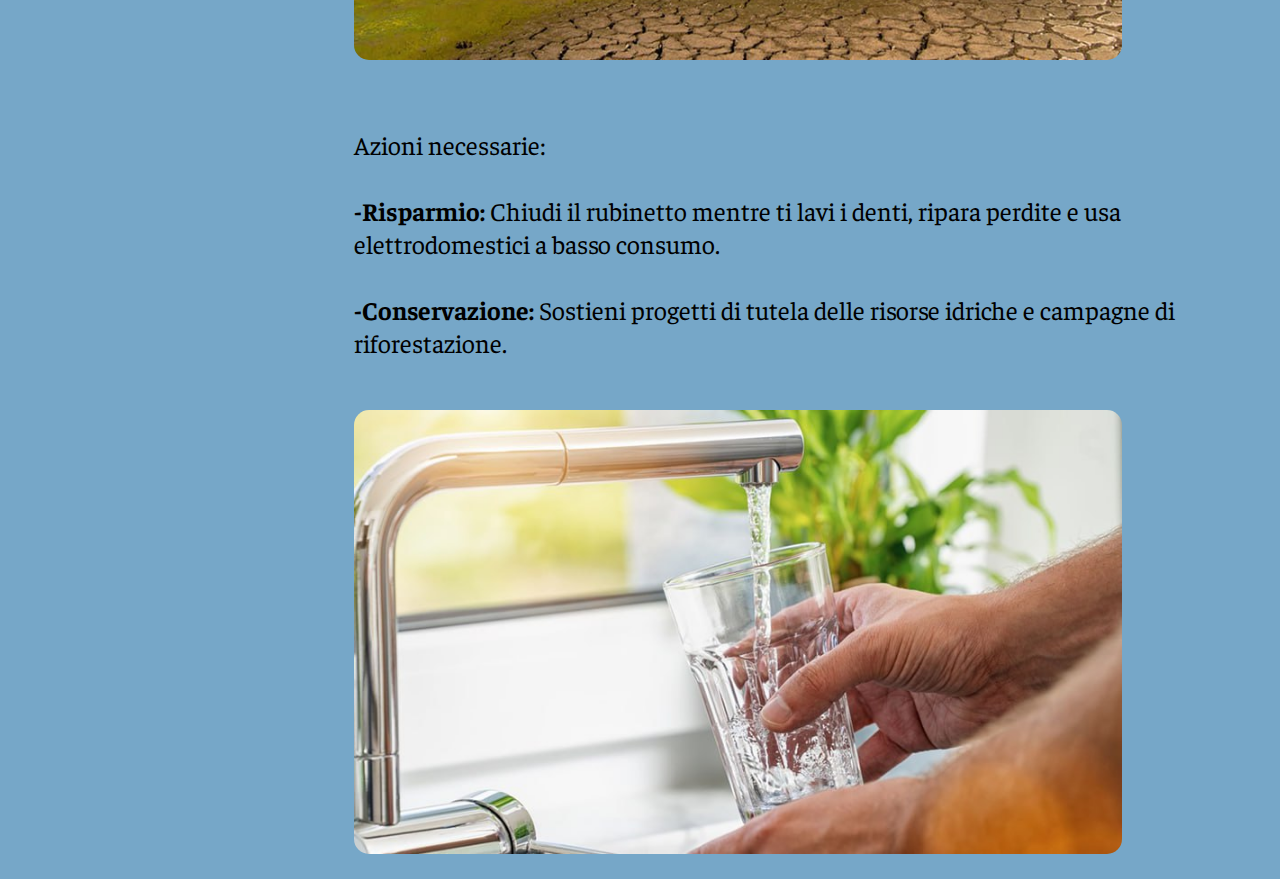
<file: HTML/ConservazioneDellAcqua.html>
<!DOCTYPE html>
<html lang="en">
<head>
    <meta charset="UTF-8">
    <meta http-equiv="X-UA-Compatible" content="IE=edge">
    <meta name="viewport" content="width=device-width, initial-scale=1.0">
    <title>ConservazioneDellAcqua</title>
    <link rel="stylesheet" href="../CSS/stile.css">
    <link rel="preconnect" href="https://fonts.googleapis.com">
    <link rel="preconnect" href="https://fonts.gstatic.com" crossorigin>
    <link href="https://fonts.googleapis.com/css2?family=Faustina:ital,wght@0,300..800;1,300..800&display=swap" rel="stylesheet">
</head>
<body id="ConservazioneDellAcqua">
    <main>
            <img class="Img2" src="../Immagini/ConservazioneDellAcqua.jpg" alt="" onclick="location.href='ConservazioneDellAcqua.html'">
            <h2 class="Titoli">Conservazione Dell'Acqua</h2>
            <p>
                L'acqua è una risorsa vitale per la vita sulla Terra. Copre il 71% della superficie
                del pianeta e costituisce circa il 60% del corpo umano. Tuttavia, solo il 2.5%
                dell'acqua è dolce e accessibile per l'uso umano.<br>
                <br>
                Problemi Attuali:<br>
                <br>
                <strong>-Inquinamento:</strong> Sostanze chimiche, plastica e rifiuti industriali
                contaminano fiumi, laghi e oceani.<br>
                <br>
                <strong>-Spreco:</strong> Il consumo eccessivo e lo spreco d'acqua domestico e industriale
                aggravano la scarsità.<br>
                <br>
                <strong>-Cambiamenti climatici:</strong> Eventi climatici estremi e alterazioni nei modelli
                di precipitazione minacciano le riserve idriche.<br>
                <br>
                <strong>-Siccità:</strong> Periodi prolungati senza piogge causano scarsità d'acqua,
                riducendo l'approvvigionamento idrico per le popolazioni e l'agricoltura, e
                aumentando il rischio di desertificazione.
            </p>
            <img class="Img2" src="../Immagini/21.jpg" alt="">
            <p>
                Azioni necessarie:<br>
                <br>
                <strong>-Risparmio:</strong> Chiudi il rubinetto mentre ti lavi i denti, ripara perdite e
                usa elettrodomestici a basso consumo.<br>
                <br>
                <strong>-Conservazione:</strong> Sostieni progetti di tutela delle risorse idriche e
                campagne di riforestazione.
            </p>
            <img class="Img2" src="../Immagini/22.jpg" alt="">
            <div>
                <label for="checkbox1">
                    <img id="ImgMenu" src="../Immagini/Hamburger menù.png" alt="">
                </label>
                <input type="checkbox" id="checkbox1">
                <div id="Menu">
                    <img class="Loghino" src="../Immagini/TreefoglioNero.png" alt="" onclick="location.href='../index.html'">
                    <h1 id="PrimoLink2" onclick="location.href='../index.html'">HOME</h1>
                    <h1 onclick="location.href='../HTML/CambiamentoClimatico.html'">CAMBIAMENTO CLIMATICO</h1>
                    <h1 onclick="location.href='../HTML/AbbigliamentoSostenibile.html'">ABBIGLIAMENTO SOSTENIBILE</h1>
                    <h1 onclick="location.href='../HTML/RifiutiTecnologici.html'">RIFIUTI TECNOLOGICI</h1>
                    <h1 onclick="location.href='../HTML/AlimentazioneSostenibile.html'">ALIMENTAZIONE SOSTENIBILE</h1>
                    <h1 onclick="location.href='../HTML/AbbattimentoAlberi.html'">ABBATTIMENTO ALBERI</h1>
                    <h1 class="Attuale" onclick="location.href='../HTML/ConservazioneDellAcqua.html'">CONSERVAZIONE DELL’ACQUA</h1>
                    <h1 onclick="location.href='../HTML/ChiSiamo.html'">CHI SIAMO</h1>
                    <img class="Miniature" src="../Immagini/Facebook.png" alt="">
                    <img class="Miniature" src="../Immagini/Instagram.png" alt="">
                </div>
            </div>
    <nav class="Navbar">
        <img class="Loghino" src="../Immagini/TreefoglioNero.png" alt="" onclick="location.href='../index.html'">
        <h1 id="PrimoLink" onclick="location.href='../index.html'">HOME</h1>
        <h1 onclick="location.href='../HTML/CambiamentoClimatico.html'">CAMBIAMENTO CLIMATICO</h1>
        <h1 onclick="location.href='../HTML/AbbigliamentoSostenibile.html'">ABBIGLIAMENTO SOSTENIBILE</h1>
        <h1 onclick="location.href='../HTML/RifiutiTecnologici.html'">RIFIUTI TECNOLOGICI</h1>
        <h1 onclick="location.href='../HTML/AlimentazioneSostenibile.html'">ALIMENTAZIONE SOSTENIBILE</h1>
        <h1 onclick="location.href='../HTML/AbbattimentoAlberi.html'">ABBATTIMENTO ALBERI</h1>
        <h1 class="Attuale" onclick="location.href='../HTML/ConservazioneDellAcqua.html'">CONSERVAZIONE DELL’ACQUA</h1>
        <h1 id="UltimoLink"  onclick="location.href='../HTML/ChiSiamo.html'">CHI SIAMO</h1>
        <img class="Miniature" src="../Immagini/Facebook.png" alt="">
        <img class="Miniature" src="../Immagini/Instagram.png" alt="">
    </nav>
    </main>
    <footer>
        <div>

        </div>
    </footer>
</body>
</html>
</file>
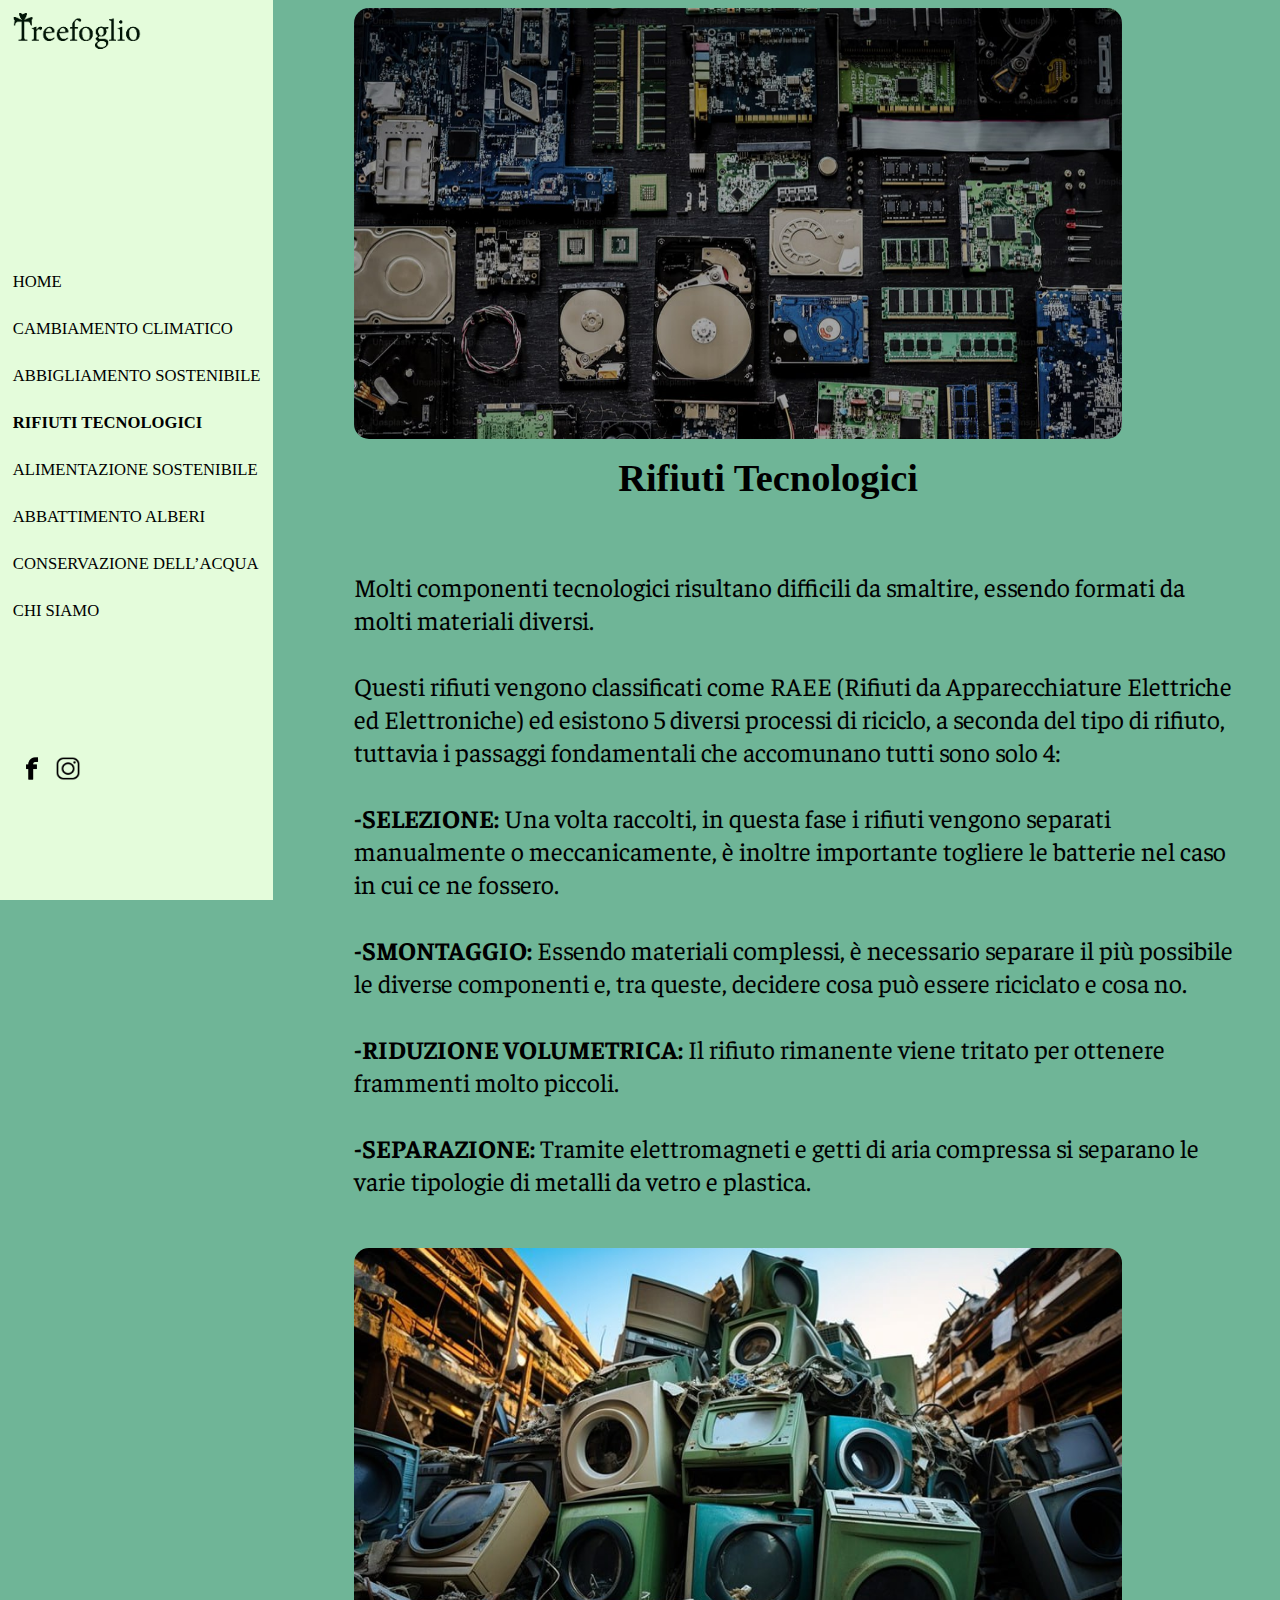
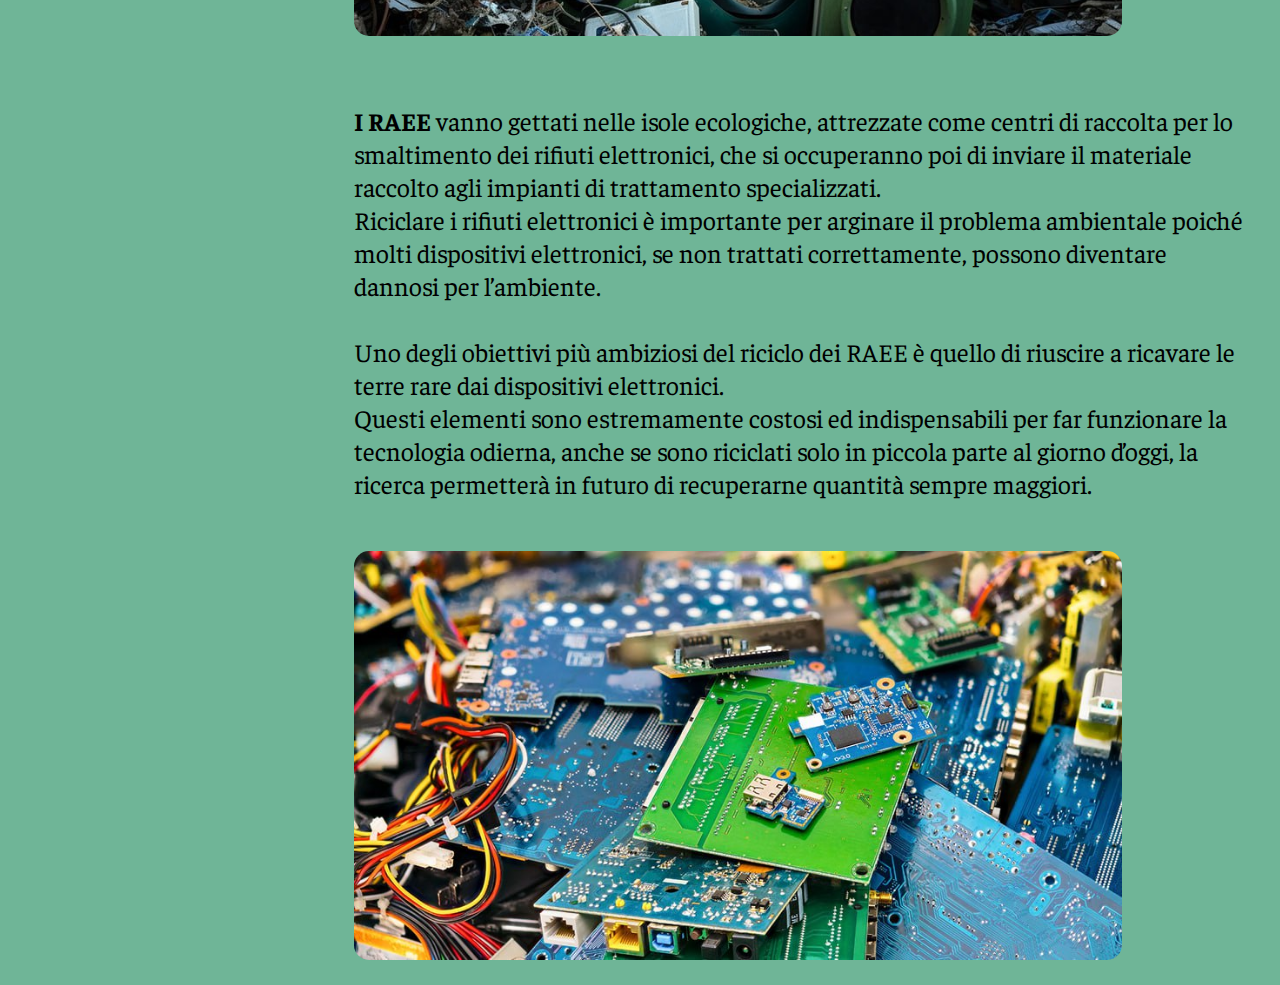
<file: HTML/RifiutiTecnologici.html>
<!DOCTYPE html>
<html lang="en">
<head>
    <meta charset="UTF-8">
    <meta http-equiv="X-UA-Compatible" content="IE=edge">
    <meta name="viewport" content="width=device-width, initial-scale=1.0">
    <title>RifiutiTecnologici</title>
    <link rel="stylesheet" href="../CSS/stile.css">
    <link rel="preconnect" href="https://fonts.googleapis.com">
    <link rel="preconnect" href="https://fonts.gstatic.com" crossorigin>
    <link href="https://fonts.googleapis.com/css2?family=Faustina:ital,wght@0,300..800;1,300..800&display=swap" rel="stylesheet">
</head>
<body id="RifiutiTecnologici">
    <main>
            <img class="Img2" src="../Immagini/RifiutiTecnologici.jpg" alt="" onclick="location.href='RifiutiTecnologici.html'">
            <h2 class="Titoli">Rifiuti Tecnologici</h2>
            <p>
                Molti componenti tecnologici risultano difficili da smaltire, essendo
                formati da molti materiali diversi.<br>
                <br>
                Questi rifiuti vengono classificati come RAEE (Rifiuti da Apparecchiature
                Elettriche ed Elettroniche) ed esistono 5 diversi processi di riciclo, a
                seconda del tipo di rifiuto, tuttavia i passaggi fondamentali che
                accomunano tutti sono solo 4:<br>
                <br>
                <strong>-SELEZIONE:</strong> Una volta raccolti, in questa fase i rifiuti vengono
                separati manualmente o meccanicamente, è inoltre
                importante togliere le batterie nel caso in cui ce ne fossero.<br>
                <br>
                <strong>-SMONTAGGIO:</strong> Essendo materiali complessi, è necessario
                separare il più possibile le diverse componenti e, tra queste,
                decidere cosa può essere riciclato e cosa no.<br>
                <br>
                <strong>-RIDUZIONE VOLUMETRICA:</strong> Il rifiuto rimanente viene tritato
                per ottenere frammenti molto piccoli.<br>
                <br>
                <strong>-SEPARAZIONE:</strong> Tramite elettromagneti e getti di aria
                compressa si separano le varie tipologie di metalli da vetro e
                plastica.<br>
            </p>
            <img class="Img2" src="../Immagini/12.jpg" alt="">
            <p>
                <strong>I RAEE</strong> vanno gettati nelle isole ecologiche, attrezzate come centri di
                raccolta per lo smaltimento dei rifiuti elettronici, che si occuperanno
                poi di inviare il materiale raccolto agli impianti di trattamento
                specializzati.<br>
                Riciclare i rifiuti elettronici è importante per arginare il problema
                ambientale poiché molti dispositivi elettronici, se non trattati
                correttamente, possono diventare dannosi per l’ambiente.<br>
                <br>
                Uno degli obiettivi più ambiziosi del riciclo dei RAEE è quello di riuscire
                a ricavare le terre rare dai dispositivi elettronici.<br>
                Questi elementi sono estremamente costosi ed indispensabili per far
                funzionare la tecnologia odierna, anche se sono riciclati solo in piccola
                parte al giorno d’oggi, la ricerca permetterà in futuro di recuperarne
                quantità sempre maggiori.<br>
            </p>
            <img class="Img2" src="../Immagini/13.jpg" alt="">
            <div>
                <label for="checkbox1">
                    <img id="ImgMenu" src="../Immagini/Hamburger menù.png" alt="">
                </label>
                <input type="checkbox" id="checkbox1">
                <div id="Menu">
                    <img class="Loghino" src="../Immagini/TreefoglioNero.png" alt="" onclick="location.href='../index.html'">
                    <h1 id="PrimoLink2" onclick="location.href='../index.html'">HOME</h1>
                    <h1 onclick="location.href='../HTML/CambiamentoClimatico.html'">CAMBIAMENTO CLIMATICO</h1>
                    <h1 onclick="location.href='../HTML/AbbigliamentoSostenibile.html'">ABBIGLIAMENTO SOSTENIBILE</h1>
                    <h1 class="Attuale" onclick="location.href='../HTML/RifiutiTecnologici.html'">RIFIUTI TECNOLOGICI</h1>
                    <h1 onclick="location.href='../HTML/AlimentazioneSostenibile.html'">ALIMENTAZIONE SOSTENIBILE</h1>
                    <h1 onclick="location.href='../HTML/AbbattimentoAlberi.html'">ABBATTIMENTO ALBERI</h1>
                    <h1 onclick="location.href='../HTML/ConservazioneDellAcqua.html'">CONSERVAZIONE DELL’ACQUA</h1>
                    <h1 onclick="location.href='../HTML/ChiSiamo.html'">CHI SIAMO</h1>
                    <img class="Miniature" src="../Immagini/Facebook.png" alt="">
                    <img class="Miniature" src="../Immagini/Instagram.png" alt="">
                </div>
            </div>
        <nav class="Navbar">
            <img class="Loghino" src="../Immagini/TreefoglioNero.png" alt="" onclick="location.href='../index.html'">
            <h1 id="PrimoLink" onclick="location.href='../index.html'">HOME</h1>
            <h1 onclick="location.href='../HTML/CambiamentoClimatico.html'">CAMBIAMENTO CLIMATICO</h1>
            <h1 onclick="location.href='../HTML/AbbigliamentoSostenibile.html'">ABBIGLIAMENTO SOSTENIBILE</h1>
            <h1 class="Attuale" onclick="location.href='../HTML/RifiutiTecnologici.html'">RIFIUTI TECNOLOGICI</h1>
            <h1 onclick="location.href='../HTML/AlimentazioneSostenibile.html'">ALIMENTAZIONE SOSTENIBILE</h1>
            <h1 onclick="location.href='../HTML/AbbattimentoAlberi.html'">ABBATTIMENTO ALBERI</h1>
            <h1 onclick="location.href='../HTML/ConservazioneDellAcqua.html'">CONSERVAZIONE DELL’ACQUA</h1>
            <h1 id="UltimoLink"  onclick="location.href='../HTML/ChiSiamo.html'">CHI SIAMO</h1>
            <img class="Miniature" src="../Immagini/Facebook.png" alt="">
            <img class="Miniature" src="../Immagini/Instagram.png" alt="">
        </nav>
    </main>
    <footer>
        <div>

        </div>
    </footer>
</body>
</html>
</file>
<file: CSS/stile.css>
input[type="checkbox"] {
    display: none;
}

input[type="checkbox"]:checked + #Menu{
    display: block;
    background-color: rgb(228, 252, 219);
}

img{
    width: 50vw;
    margin-left: 3.5vw;
    margin-top: 2vw;
    margin-bottom: 1vw;
    user-select: none;
    cursor: pointer;
    border-radius: 15px;
}

p{
    margin-left: 25vw;
    font-family: "Faustina", serif;
    color: black;
    font-size: 2vw;
    padding: 2vw;

}

h1{
    font-size: 1.3vw;
    margin-top: 3vh;
    font-weight: 500;
    cursor: pointer;
}

h2{
    font-size: 3vw;
    font-weight: 700;
    margin-left: 1vw;
    margin-top: 0;
    padding-bottom: 1vw;
    text-align: center;
}

#Intro{
    margin-left: 30vw;
    margin-right: 9vw;
    font-family: "Faustina", serif;
    color: black;
    font-size: 2vw;
    padding: 2vw;
}

#Home{
    background-image: url("../Immagini/Sfondo.jpg");
    background-size: cover;
    background-repeat: no-repeat;
    background-position: center;
}

#CambiamentoClimatico{
    background-color: #99B8D0;
}

#AbbigliamentoSostenibile{
    background-color: #EEACA1;
}

#RifiutiTecnologici{
    background-color: #6FB597;
}

#AlimentazioneSostenibile{
    background-color: #E0BDA3;
}

#AbbattimentoAlberi{
    background-color: #C4B1A0;
}

#ConservazioneDellAcqua{
    background-color: #76A7C8;
}

#ChiSiamo{
    background-color: #A5CB91;
}
#Logo{
    width:30vw;
    margin-top: 1vw;
    margin-left: 45vw;
    margin-bottom: 0;
    border-radius: 0;
}

#ImgMenu{
    top:1vw;
    left: 0;
    position:fixed;
    padding: 1vw;
    width:6vw;
    border-radius: 0;
    z-index: 1;
}

#Menu{
    background-color: rgba(228, 252, 219, 0);
    display: none;
    position:fixed;
    top: 0;
    bottom: 0;
    left: 0;
    padding: 1vw;
    box-sizing: border-box;
    border-radius: 10px;
}

#Tagline{
    color:white;
    margin-left: 68vw;
    font-size: 2vw;
    margin-top: -3vw;
}

#Sfondotesto{
    text-align: center;
    margin-right: -1vw;
    background: #ffffff80;
}

#PrimoLink{
    margin-top: 24vh;
}

#UltimoLink{
    margin-bottom: 15vh;
}

#PrimoLink2{
    margin-top: 10vh;
}

.Loghino{
    width:10vw;
    margin-left: 0;
    margin-top: 0vw;
    margin-bottom: 0;
    border-radius: 0;
}

.Attuale{
    font-weight: 600;
    
}

.Navbar{
    position:fixed;
    top: 0;
    bottom: 0;
    left: 0;
    background-color: rgb(228, 252, 219);
    padding: 1vw;
    box-sizing: border-box;
}

.Miniature{
    width: 2vw;
    margin-top: 0;
    margin-left: 0.5vw;
    cursor: pointer;
    border-radius: 5px;
}

.Img2{
    margin-top: 0;
    width: 60vw;
    margin-left: 27vw;
    margin-bottom: 1vw;
}

.Img3{
    margin-top: 0;
    width: 20vw;
    margin-left: 50vw;
    margin-bottom: 1vw;
}

.Card{
    background-color: rgb(255, 255, 255);
    margin-left: 31.9vw;
    margin-right: 10vw;
    border-radius: 15px;
    cursor: pointer;
}

.Titoli{
    margin-left: 20vw;
}
@media (max-width: 2000px) {
    .Navbar{
        display: block;
    }
    .HamburgerMenu{
        display: none;
    }
    #ImgMenu{
        display: none;
    }
}

@media (max-width: 800px) {
    .Navbar{
        display: none;
    }
    #Intro{
        font-size: 3.7vw;
        margin-left: 10vw;
    }
    p{
        font-size: 3.7vw;
        margin-left: 10vw;
    }
    #Logo{
        width:35vw;
        margin-left: 28vw;
    }
    #Tagline{
        font-size: 3.5vw;
        margin-left: 55vw;
    }
    img{
        width: 65vw;
        margin-left: 4.5vw;
    }
    .Card{
        margin-left: 10vw;
        margin-right: 10vw;
    }
    h1{
        font-size: 4vw;
        margin-top: 5vw;
    }
    h2{
        font-size: 4vw;
    }
    .HamburgerMenu{
        display: block;
    }
    .Loghino{
        width:15vw;
        margin-left: 7vw;
        margin-top: 12vw;
    }
    .Miniature{
        width: 5vw;
        margin-left: 6vw;
        margin-top: 7vh;
    }
    #ImgMenu{
        display: block;
    }
    .Img2{
        margin-left: 16vw;
    }
    .Img3{
        margin-left: 40vw;
    }
    .Titoli{
        font-size: 4.5vw;
        margin-left: 1vw;
    }
}
</file>
